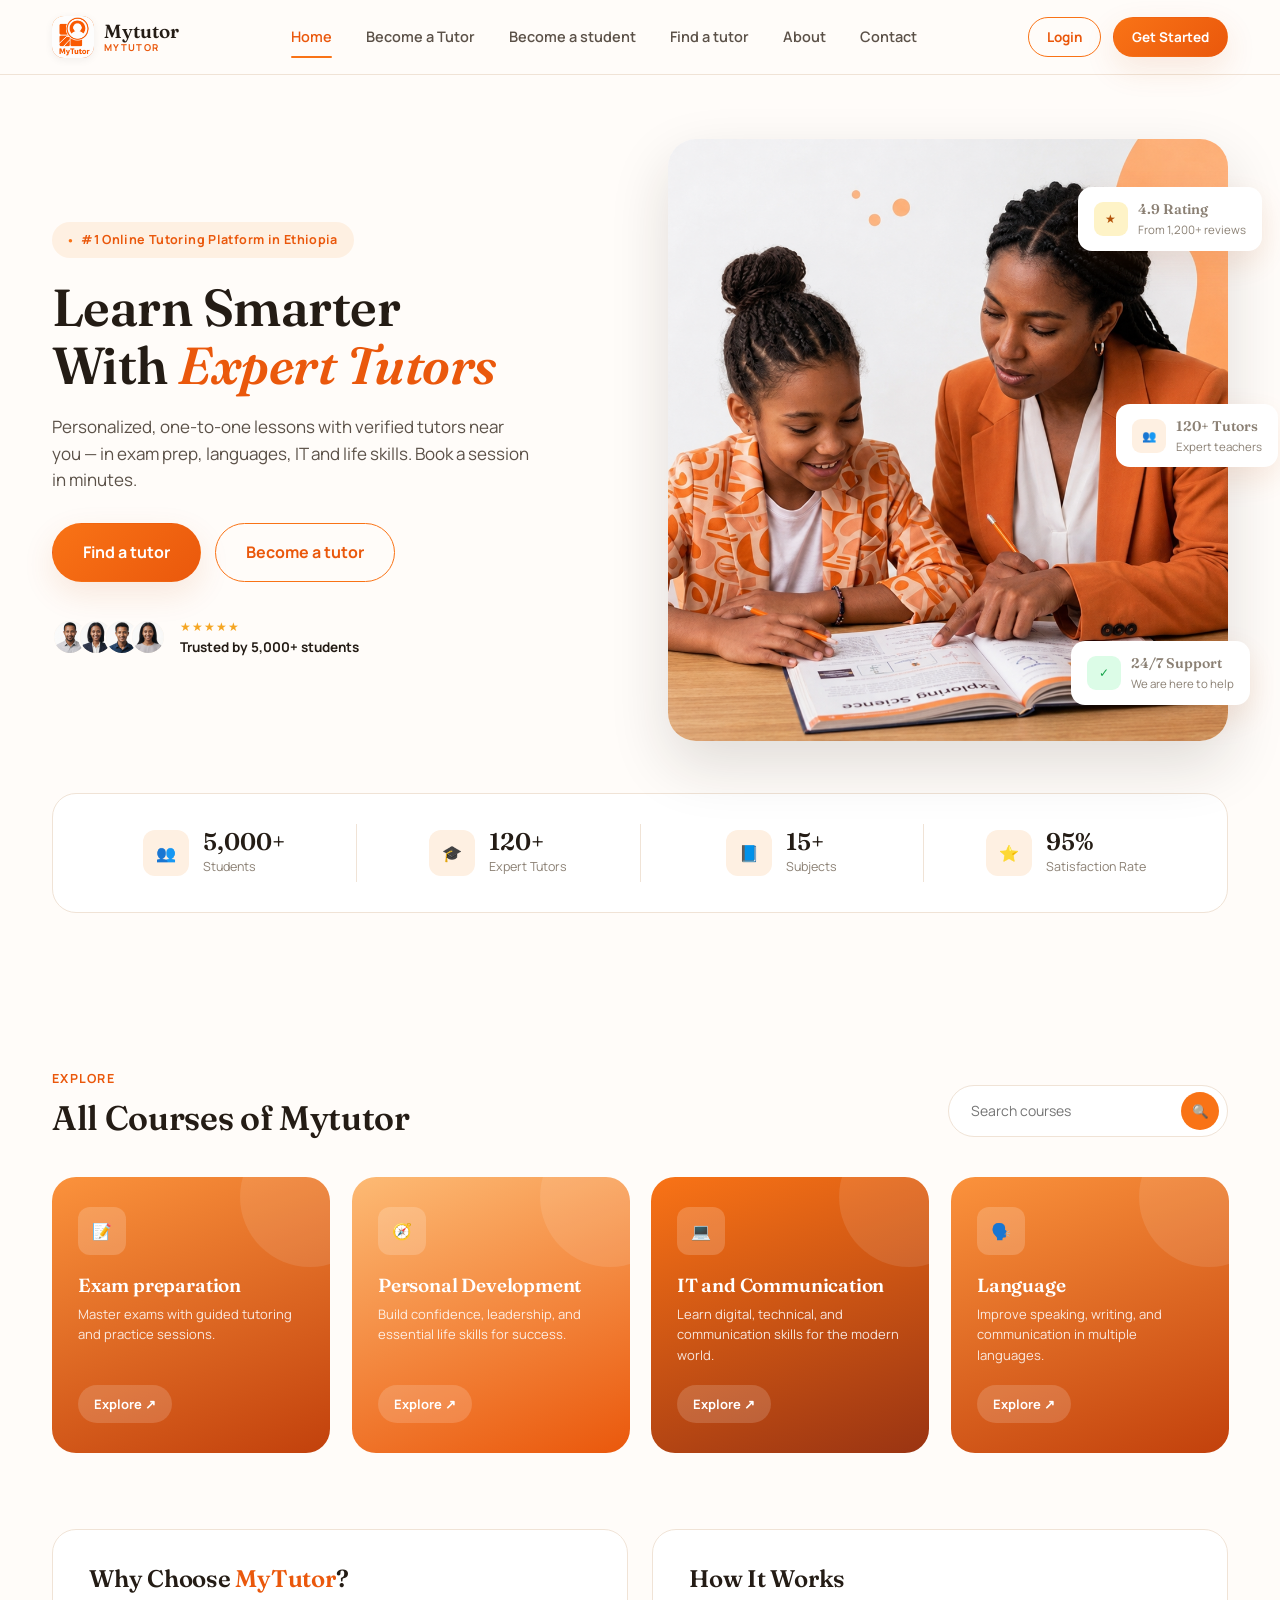
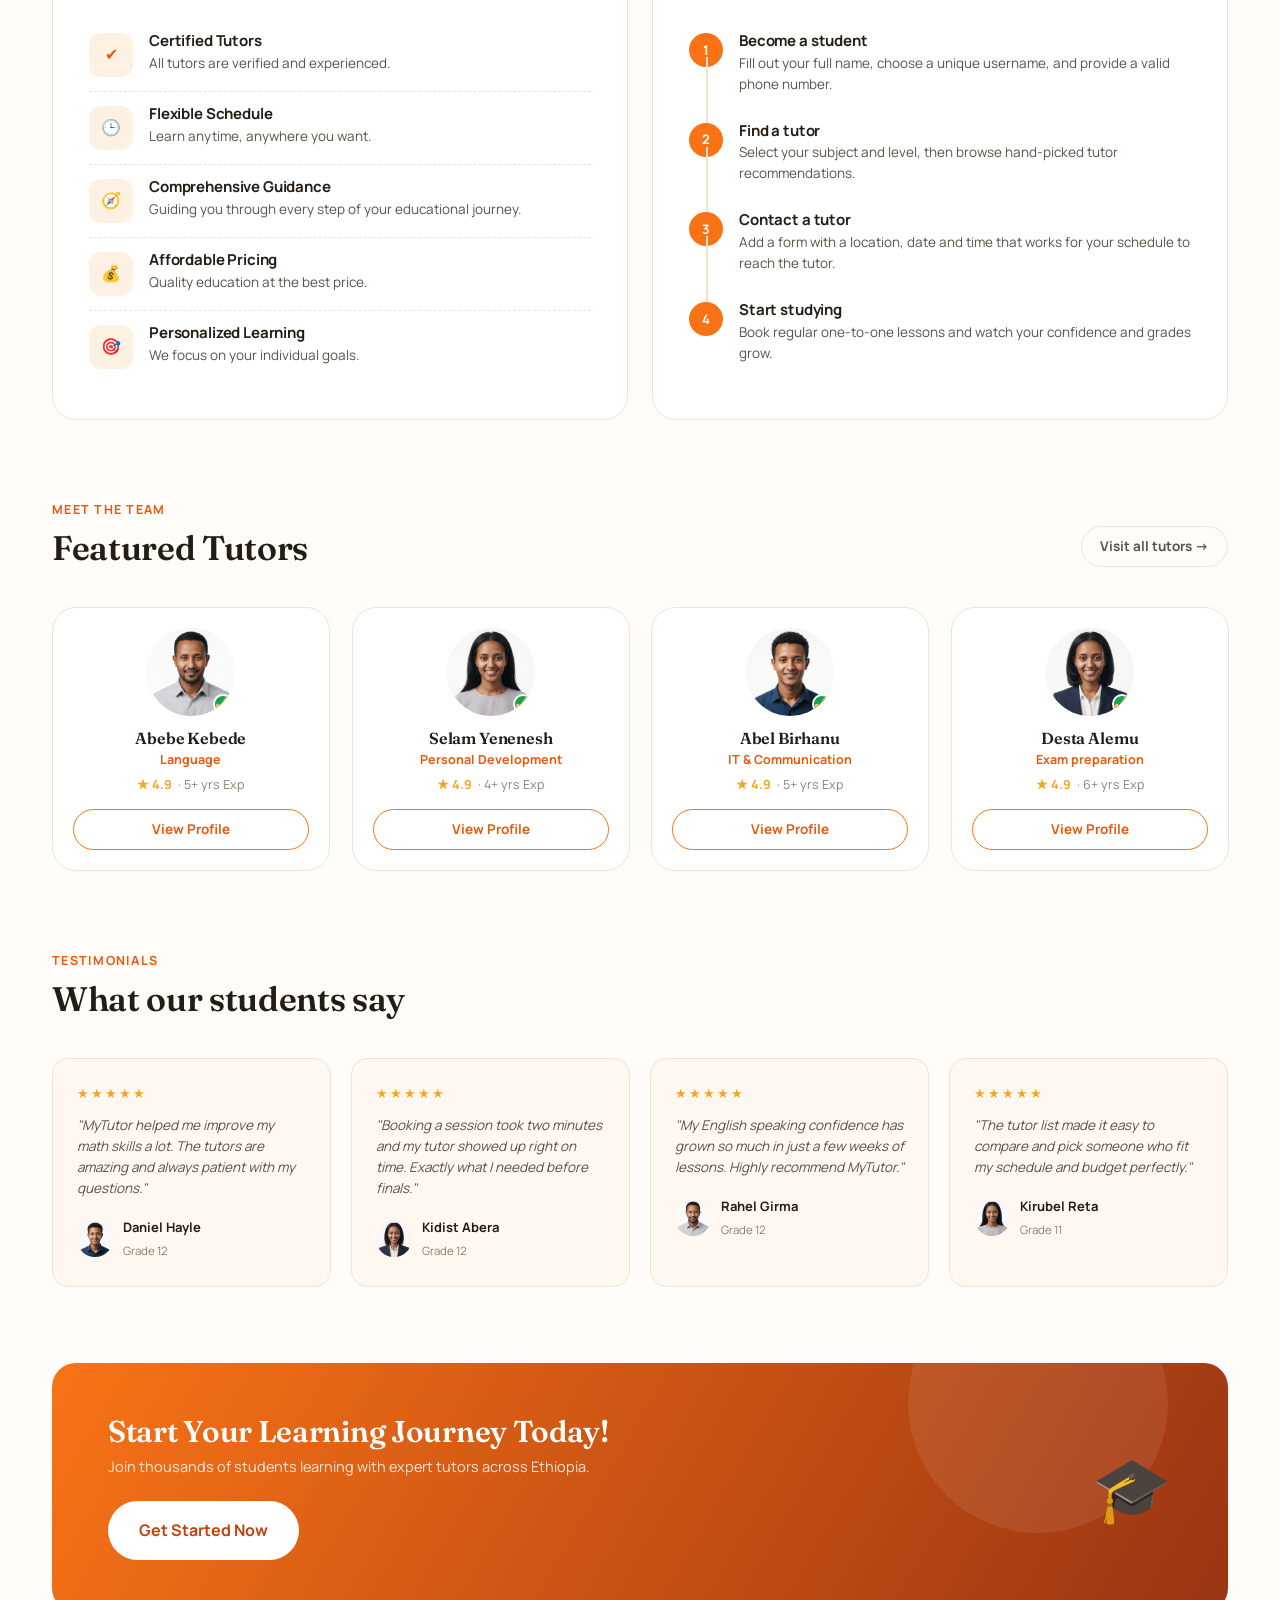
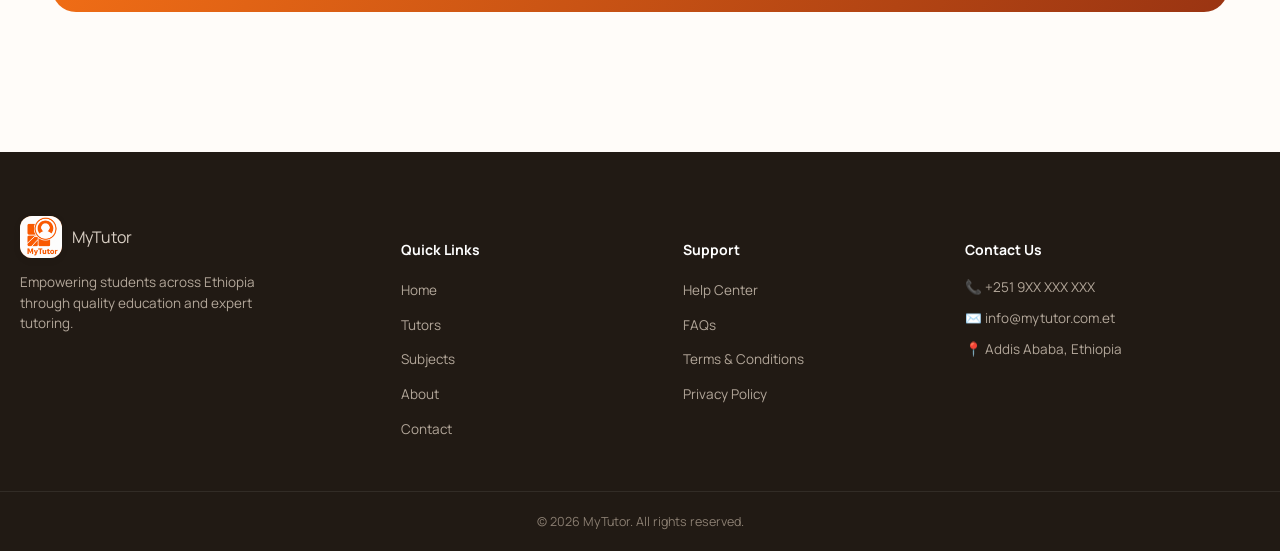
<file: index.html>
<!DOCTYPE html>
<html lang="en">
<head>
<meta charset="UTF-8">
<meta name="viewport" content="width=device-width, initial-scale=1.0">
<title>MyTutor — Learn Smarter With Expert Tutors</title>
<meta name="description" content="Ethiopia's online tutoring platform. Find verified, expert tutors in exam prep, languages, IT and personal development, or become a tutor yourself.">
<link rel="preconnect" href="https://fonts.googleapis.com">
<link href="https://fonts.googleapis.com/css2?family=Fraunces:opsz,wght@9..144,500;9..144,600;9..144,700&family=Manrope:wght@400;500;600;700;800&display=swap" rel="stylesheet">
<link rel="stylesheet" href="css/style.css">
</head>
<body>

<header class="site-header">
  <div class="nav-row">
    <a href="index.html" class="brand">
      <span class="brand-mark">
        <svg width="22" height="22" viewBox="0 0 24 24" fill="none"><path d="M12 3 2 8l10 5 10-5-10-5Z" stroke="currentColor" stroke-width="1.8" stroke-linejoin="round"/>
          <path d="M6 11v5c0 1.5 2.7 3 6 3s6-1.5 6-3v-5" stroke="currentColor" stroke-width="1.8" stroke-linejoin="round"/></svg>
          <img src="logo.png" alt="" class="brand-logo-img" loading="lazy" onload="this.classList.add(&#39;loaded&#39;)" onerror="this.remove()">
      </span>
      <span class="brand-text"><span class="b1">Mytutor</span><span class="b2">MYTUTOR</span></span>
    </a>
    <nav class="nav-links" id="navLinks">
      <a href="index.html" class="active">Home</a>
      <a href="register.html?role=tutor">Become a Tutor</a>
      <a href="register.html?role=student">Become a student</a>
      <a href="find-tutor.html">Find a tutor</a>
      <a href="about.html">About</a>
      <a href="contact.html">Contact</a>
    </nav>
    <div class="nav-actions">
      <a href="login.html" class="btn btn-outline btn-sm">Login</a>
      <a href="register.html" class="btn btn-primary btn-sm">Get Started</a>
      <button class="nav-toggle" aria-label="Toggle menu" aria-expanded="false"><span></span></button>
    </div>
  </div>
</header>

<main>
  <!-- HERO -->
  <section class="hero">
    <div class="container hero-grid">
      <div>
        <span class="eyebrow">#1 Online Tutoring Platform in Ethiopia</span>
        <h1>Learn Smarter<br>With <span class="accent">Expert Tutors</span></h1>
        <p class="lede">Personalized, one-to-one lessons with verified tutors near you — in exam prep, languages, IT and life skills. Book a session in minutes.</p>
        <div class="hero-cta">
          <a href="find-tutor.html" class="btn btn-primary btn-lg">Find a tutor</a>
          <a href="register.html?role=tutor" class="btn btn-outline btn-lg">Become a tutor</a>
        </div>
        <div class="hero-proof">
          <div class="avatar-stack">
            <div class="mini-avatar avatar-ph">
              <svg class="avatar-ph-icon" viewBox="0 0 24 24" fill="none" aria-hidden="true"><circle cx="12" cy="8" r="4" stroke="currentColor" stroke-width="1.8"/>
                <path d="M4 20c0-3.5 3.5-6 8-6s8 2.5 8 6" stroke="currentColor" stroke-width="1.8" stroke-linecap="round"/></svg>
              <img src="daniel-hosana.jpg" alt="Daniel Hosana" class="avatar-photo" loading="lazy" onload="this.classList.add('loaded')" onerror="this.remove()">
            </div>
            <div class="mini-avatar avatar-ph">
              <svg class="avatar-ph-icon" viewBox="0 0 24 24" fill="none" aria-hidden="true"><circle cx="12" cy="8" r="4" stroke="currentColor" stroke-width="1.8"/>
                <path d="M4 20c0-3.5 3.5-6 8-6s8 2.5 8 6" stroke="currentColor" stroke-width="1.8" stroke-linecap="round"/></svg>
              <img src="eden-asefa.jpg" alt="Eden Asefa" class="avatar-photo" loading="lazy" onload="this.classList.add('loaded')" onerror="this.remove()">
            </div>
            <div class="mini-avatar avatar-ph">
              <svg class="avatar-ph-icon" viewBox="0 0 24 24" fill="none" aria-hidden="true"><circle cx="12" cy="8" r="4" stroke="currentColor" stroke-width="1.8"/>
                <path d="M4 20c0-3.5 3.5-6 8-6s8 2.5 8 6" stroke="currentColor" stroke-width="1.8" stroke-linecap="round"/></svg>
              <img src="abel-birhanu.jpg" alt="Abel Birhanu" class="avatar-photo" loading="lazy" onload="this.classList.add('loaded')" onerror="this.remove()">
            </div>
            <div class="mini-avatar avatar-ph">
              <svg class="avatar-ph-icon" viewBox="0 0 24 24" fill="none" aria-hidden="true"><circle cx="12" cy="8" r="4" stroke="currentColor" stroke-width="1.8"/>
                <path d="M4 20c0-3.5 3.5-6 8-6s8 2.5 8 6" stroke="currentColor" stroke-width="1.8" stroke-linecap="round"/></svg>
              <img src="selam-yenenesh.jpg" alt="Selam Yenenesh" class="avatar-photo" loading="lazy" onload="this.classList.add('loaded')" onerror="this.remove()">
            </div>
          </div>
          <div class="hero-proof-text">
            <span class="stars">★★★★★</span>
            <strong>Trusted by 5,000+ students</strong>
          </div>
        </div>
      </div>

      <div class="hero-art">
        <div class="hero-art-frame">
          <!-- Hero image — replace assets/hero-image.jpg with your own photo or illustration any time. -->
          <img src="ChatGPT Image Aug 23, 2026, 07_40_29 PM.png" alt="A tutor helping a student study together at a desk">
        </div>
        <div class="fc-wrap">
          <div class="floating-card fc-1">
            <span class="fc-icon" style="background:#FEF3C7;color:#B45309;">★</span>
            <span><strong>4.9 Rating</strong><span>From 1,200+ reviews</span></span>
          </div>
          <div class="floating-card fc-2">
            <span class="fc-icon" style="background:var(--peach-100);color:var(--orange-600);">👥</span>
            <span><strong>120+ Tutors</strong><span>Expert teachers</span></span>
          </div>
          <div class="floating-card fc-3">
            <span class="fc-icon" style="background:#DCFCE7;color:#16A34A;">✓</span>
            <span><strong>24/7 Support</strong><span>We are here to help</span></span>
          </div>
        </div>
      </div>
    </div>
  </section>

  <!-- STATS -->
  <div class="container">
    <div class="stats-strip">
      <div class="stat-item">
        <span class="stat-icon">👥</span>
        <div><div class="stat-num">5,000+</div><div class="stat-label">Students</div></div>
      </div>
      <div class="stat-item">
        <span class="stat-icon">🎓</span>
        <div><div class="stat-num">120+</div><div class="stat-label">Expert Tutors</div></div>
      </div>
      <div class="stat-item">
        <span class="stat-icon">📘</span>
        <div><div class="stat-num">15+</div><div class="stat-label">Subjects</div></div>
      </div>
      <div class="stat-item">
        <span class="stat-icon">⭐</span>
        <div><div class="stat-num">95%</div><div class="stat-label">Satisfaction Rate</div></div>
      </div>
    </div>
  </div>

  <!-- COURSES -->
  <section class="section" id="courses">
    <div class="container">
      <div class="section-head">
        <div>
          <span class="section-tag">Explore</span>
          <h2>All Courses of Mytutor</h2>
        </div>
        <form class="search-box" role="search" onsubmit="return false;">
          <input type="search" placeholder="Search courses">
          <button type="submit" aria-label="Search">🔍</button>
        </form>
      </div>

      <div class="course-grid">
        <div class="course-card">
          <div><span class="c-icon">📝</span><h3>Exam preparation</h3><p>Master exams with guided tutoring and practice sessions.</p></div>
          <a href="find-tutor.html?subject=Exam+preparation" class="c-explore">Explore ↗</a>
        </div>
        <div class="course-card">
          <div><span class="c-icon">🧭</span><h3>Personal Development</h3><p>Build confidence, leadership, and essential life skills for success.</p></div>
          <a href="find-tutor.html?subject=Personal+Development" class="c-explore">Explore ↗</a>
        </div>
        <div class="course-card">
          <div><span class="c-icon">💻</span><h3>IT and Communication</h3><p>Learn digital, technical, and communication skills for the modern world.</p></div>
          <a href="find-tutor.html?subject=IT" class="c-explore">Explore ↗</a>
        </div>
        <div class="course-card">
          <div><span class="c-icon">🗣️</span><h3>Language</h3><p>Improve speaking, writing, and communication in multiple languages.</p></div>
          <a href="find-tutor.html?subject=Language" class="c-explore">Explore ↗</a>
        </div>
      </div>
    </div>
  </section>

  <!-- WHY CHOOSE / HOW IT WORKS -->
  <section class="section" style="padding-top:0;">
    <div class="container split-panels">
      <div class="panel">
        <h3>Why Choose <span class="accent" style="font-style:normal;color:var(--orange-600);">MyTutor</span>?</h3>
        <div class="feature-row">
          <span class="feature-ico">✔</span>
          <div><h4>Certified Tutors</h4><p>All tutors are verified and experienced.</p></div>
        </div>
        <div class="feature-row">
          <span class="feature-ico">🕒</span>
          <div><h4>Flexible Schedule</h4><p>Learn anytime, anywhere you want.</p></div>
        </div>
        <div class="feature-row">
          <span class="feature-ico">🧭</span>
          <div><h4>Comprehensive Guidance</h4><p>Guiding you through every step of your educational journey.</p></div>
        </div>
        <div class="feature-row">
          <span class="feature-ico">💰</span>
          <div><h4>Affordable Pricing</h4><p>Quality education at the best price.</p></div>
        </div>
        <div class="feature-row">
          <span class="feature-ico">🎯</span>
          <div><h4>Personalized Learning</h4><p>We focus on your individual goals.</p></div>
        </div>
      </div>

      <div class="panel">
        <h3>How It Works</h3>
        <div class="step-row is-orange">
          <div><span class="step-num">1</span><div class="step-line"></div></div>
          <div><h4>Become a student</h4><p>Fill out your full name, choose a unique username, and provide a valid phone number.</p></div>
        </div>
        <div class="step-row is-orange">
          <div><span class="step-num">2</span><div class="step-line"></div></div>
          <div><h4>Find a tutor</h4><p>Select your subject and level, then browse hand-picked tutor recommendations.</p></div>
        </div>
        <div class="step-row is-orange">
          <div><span class="step-num">3</span><div class="step-line"></div></div>
          <div><h4>Contact a tutor</h4><p>Add a form with a location, date and time that works for your schedule to reach the tutor.</p></div>
        </div>
        <div class="step-row is-orange">
          <div><span class="step-num">4</span></div>
          <div><h4>Start studying</h4><p>Book regular one-to-one lessons and watch your confidence and grades grow.</p></div>
        </div>
      </div>
    </div>
  </section>

  <!-- FEATURED TUTORS -->
  <section class="section" style="padding-top:0;">
    <div class="container">
      <div class="section-head">
        <div><span class="section-tag">Meet the team</span><h2>Featured Tutors</h2></div>
        <a href="find-tutor.html" class="btn btn-ghost btn-sm">Visit all tutors →</a>
      </div>
      <div class="tutor-grid">
        <div class="tutor-card">
          <div class="tutor-avatar avatar-ph">
            <svg class="avatar-ph-icon" viewBox="0 0 24 24" fill="none" aria-hidden="true"><circle cx="12" cy="8" r="4" stroke="currentColor" stroke-width="1.8"/>
              <path d="M4 20c0-3.5 3.5-6 8-6s8 2.5 8 6" stroke="currentColor" stroke-width="1.8" stroke-linecap="round"/></svg>
            <img src="daniel-hosana.jpg" alt="Abebe Kebede" class="avatar-photo" loading="lazy" onload="this.classList.add('loaded')" onerror="this.remove()">
            <span class="verified-dot">✓</span>
          </div>
          <h4>Abebe Kebede</h4>
          <div class="tutor-subject">Language</div>
          <div class="tutor-meta"><span class="rating-badge">★ 4.9</span><span>· 5+ yrs Exp</span></div>
          <a href="tutor-profile.html?id=abebe-kebede" class="btn btn-outline btn-sm" style="width:100%;margin-top:14px;">View Profile</a>
        </div>
        <div class="tutor-card">
          <div class="tutor-avatar avatar-ph">
            <svg class="avatar-ph-icon" viewBox="0 0 24 24" fill="none" aria-hidden="true"><circle cx="12" cy="8" r="4" stroke="currentColor" stroke-width="1.8"/>
              <path d="M4 20c0-3.5 3.5-6 8-6s8 2.5 8 6" stroke="currentColor" stroke-width="1.8" stroke-linecap="round"/></svg>
            <img src="selam-yenenesh.jpg" alt="Selam Yenenesh" class="avatar-photo" loading="lazy" onload="this.classList.add('loaded')" onerror="this.remove()">
            <span class="verified-dot">✓</span>
          </div>
          <h4>Selam Yenenesh</h4>
          <div class="tutor-subject">Personal Development</div>
          <div class="tutor-meta"><span class="rating-badge">★ 4.9</span><span>· 4+ yrs Exp</span></div>
          <a href="tutor-profile.html?id=selam-yenenesh" class="btn btn-outline btn-sm" style="width:100%;margin-top:14px;">View Profile</a>
        </div>
        <div class="tutor-card">
          <div class="tutor-avatar avatar-ph">
            <svg class="avatar-ph-icon" viewBox="0 0 24 24" fill="none" aria-hidden="true"><circle cx="12" cy="8" r="4" stroke="currentColor" stroke-width="1.8"/>
              <path d="M4 20c0-3.5 3.5-6 8-6s8 2.5 8 6" stroke="currentColor" stroke-width="1.8" stroke-linecap="round"/></svg>
            <img src="abel-birhanu.jpg" alt="Abel Birhanu" class="avatar-photo" loading="lazy" onload="this.classList.add('loaded')" onerror="this.remove()">
            <span class="verified-dot">✓</span>
          </div>
          <h4>Abel Birhanu</h4>
          <div class="tutor-subject">IT &amp; Communication</div>
          <div class="tutor-meta"><span class="rating-badge">★ 4.9</span><span>· 5+ yrs Exp</span></div>
          <a href="tutor-profile.html?id=abel-birhanu" class="btn btn-outline btn-sm" style="width:100%;margin-top:14px;">View Profile</a>
        </div>
        <div class="tutor-card">
          <div class="tutor-avatar avatar-ph">
            <svg class="avatar-ph-icon" viewBox="0 0 24 24" fill="none" aria-hidden="true"><circle cx="12" cy="8" r="4" stroke="currentColor" stroke-width="1.8"/>
              <path d="M4 20c0-3.5 3.5-6 8-6s8 2.5 8 6" stroke="currentColor" stroke-width="1.8" stroke-linecap="round"/></svg>
            <img src="eden-asefa.jpg" alt="Desta Alemu" class="avatar-photo" loading="lazy" onload="this.classList.add('loaded')" onerror="this.remove()">
            <span class="verified-dot">✓</span>
          </div>
          <h4>Desta Alemu</h4>
          <div class="tutor-subject">Exam preparation</div>
          <div class="tutor-meta"><span class="rating-badge">★ 4.9</span><span>· 6+ yrs Exp</span></div>
          <a href="tutor-profile.html?id=desta-alemu" class="btn btn-outline btn-sm" style="width:100%;margin-top:14px;">View Profile</a>
        </div>
      </div>
    </div>
  </section>

  <!-- TESTIMONIALS -->
  <section class="section" style="padding-top:0;">
    <div class="container">
      <div class="section-head">
        <div><span class="section-tag">Testimonials</span><h2>What our students say</h2></div>
      </div>
      <div class="testi-grid">
        <div class="testi-card">
          <div class="stars">★★★★★</div>
          <p>"MyTutor helped me improve my math skills a lot. The tutors are amazing and always patient with my questions."</p>
          <div class="testi-person">
            <div class="testi-avatar avatar-ph">
              <svg class="avatar-ph-icon" viewBox="0 0 24 24" fill="none" aria-hidden="true"><circle cx="12" cy="8" r="4" stroke="currentColor" stroke-width="1.8"/>
                <path d="M4 20c0-3.5 3.5-6 8-6s8 2.5 8 6" stroke="currentColor" stroke-width="1.8" stroke-linecap="round"/></svg>
              <img src="abel-birhanu.jpg" alt="Daniel Hayle" class="avatar-photo" loading="lazy" onload="this.classList.add('loaded')" onerror="this.remove()">
            </div>
            <div><strong>Daniel Hayle</strong><span>Grade 12</span></div>
          </div>
        </div>
        <div class="testi-card">
          <div class="stars">★★★★★</div>
          <p>"Booking a session took two minutes and my tutor showed up right on time. Exactly what I needed before finals."</p>
          <div class="testi-person">
            <div class="testi-avatar avatar-ph">
              <svg class="avatar-ph-icon" viewBox="0 0 24 24" fill="none" aria-hidden="true"><circle cx="12" cy="8" r="4" stroke="currentColor" stroke-width="1.8"/>
                <path d="M4 20c0-3.5 3.5-6 8-6s8 2.5 8 6" stroke="currentColor" stroke-width="1.8" stroke-linecap="round"/></svg>
              <img src="eden-asefa.jpg" alt="Kidist Abera" class="avatar-photo" loading="lazy" onload="this.classList.add('loaded')" onerror="this.remove()">
            </div>
            <div><strong>Kidist Abera</strong><span>Grade 12</span></div>
          </div>
        </div>
        <div class="testi-card">
          <div class="stars">★★★★★</div>
          <p>"My English speaking confidence has grown so much in just a few weeks of lessons. Highly recommend MyTutor."</p>
          <div class="testi-person">
            <div class="testi-avatar avatar-ph">
              <svg class="avatar-ph-icon" viewBox="0 0 24 24" fill="none" aria-hidden="true"><circle cx="12" cy="8" r="4" stroke="currentColor" stroke-width="1.8"/>
                <path d="M4 20c0-3.5 3.5-6 8-6s8 2.5 8 6" stroke="currentColor" stroke-width="1.8" stroke-linecap="round"/></svg>
              <img src="daniel-hosana.jpg" alt="Rahel Girma" class="avatar-photo" loading="lazy" onload="this.classList.add('loaded')" onerror="this.remove()">
            </div>
            <div><strong>Rahel Girma</strong><span>Grade 12</span></div>
          </div>
        </div>
        <div class="testi-card">
          <div class="stars">★★★★★</div>
          <p>"The tutor list made it easy to compare and pick someone who fit my schedule and budget perfectly."</p>
          <div class="testi-person">
            <div class="testi-avatar avatar-ph">
              <svg class="avatar-ph-icon" viewBox="0 0 24 24" fill="none" aria-hidden="true"><circle cx="12" cy="8" r="4" stroke="currentColor" stroke-width="1.8"/>
                <path d="M4 20c0-3.5 3.5-6 8-6s8 2.5 8 6" stroke="currentColor" stroke-width="1.8" stroke-linecap="round"/></svg>
              <img src="selam-yenenesh.jpg" alt="Kirubel Reta" class="avatar-photo" loading="lazy" onload="this.classList.add('loaded')" onerror="this.remove()">
            </div>
            <div><strong>Kirubel Reta</strong><span>Grade 11</span></div>
          </div>
        </div>
      </div>
    </div>
  </section>

  <!-- CTA -->
  <section class="container" style="padding-bottom:80px;">
    <div class="cta-band">
      <div>
        <h2>Start Your Learning Journey Today!</h2>
        <p>Join thousands of students learning with expert tutors across Ethiopia.</p>
        <a href="register.html?role=student" class="btn btn-primary btn-lg">Get Started Now</a>
      </div>
      <div class="cta-icon">🎓</div>
    </div>
  </section>
</main>

<footer class="site-footer">
  <div class="container footer-top">
    <div class="footer-brand">
      <a href="index.html" class="brand">
        <span class="brand-mark"><svg width="22" height="22" viewBox="0 0 24 24" fill="none"><path d="M12 3 2 8l10 5 10-5-10-5Z" stroke="currentColor" stroke-width="1.8" stroke-linejoin="round"/>
          <path d="M6 11v5c0 1.5 2.7 3 6 3s6-1.5 6-3v-5" stroke="currentColor" stroke-width="1.8" stroke-linejoin="round"/></svg>
          <img src="logo.png" alt="" class="brand-logo-img" loading="lazy" onload="this.classList.add(&#39;loaded&#39;)" onerror="this.remove()"></span>
        <span class="brand-text b1">MyTutor</span>
      </a>
      <p>Empowering students across Ethiopia through quality education and expert tutoring.</p>
    </div>
    <div class="footer-col">
      <h5>Quick Links</h5>
      <ul>
        <li><a href="index.html">Home</a></li>
        <li><a href="find-tutor.html">Tutors</a></li>
        <li><a href="index.html#courses">Subjects</a></li>
        <li><a href="about.html">About</a></li>
        <li><a href="contact.html">Contact</a></li>
      </ul>
    </div>
    <div class="footer-col">
      <h5>Support</h5>
      <ul>
        <li><a href="contact.html">Help Center</a></li>
        <li><a href="contact.html">FAQs</a></li>
        <li><a href="#">Terms &amp; Conditions</a></li>
        <li><a href="#">Privacy Policy</a></li>
      </ul>
    </div>
    <div class="footer-col">
      <h5>Contact Us</h5>
      <div class="contact-line">📞 +251 9XX XXX XXX</div>
      <div class="contact-line">✉️ info@mytutor.com.et</div>
      <div class="contact-line">📍 Addis Ababa, Ethiopia</div>
    </div>
  </div>
  <div class="footer-bottom">© 2026 MyTutor. All rights reserved.</div>
</footer>

<script src="js/main.js"></script>
</body>
</html>
</file>
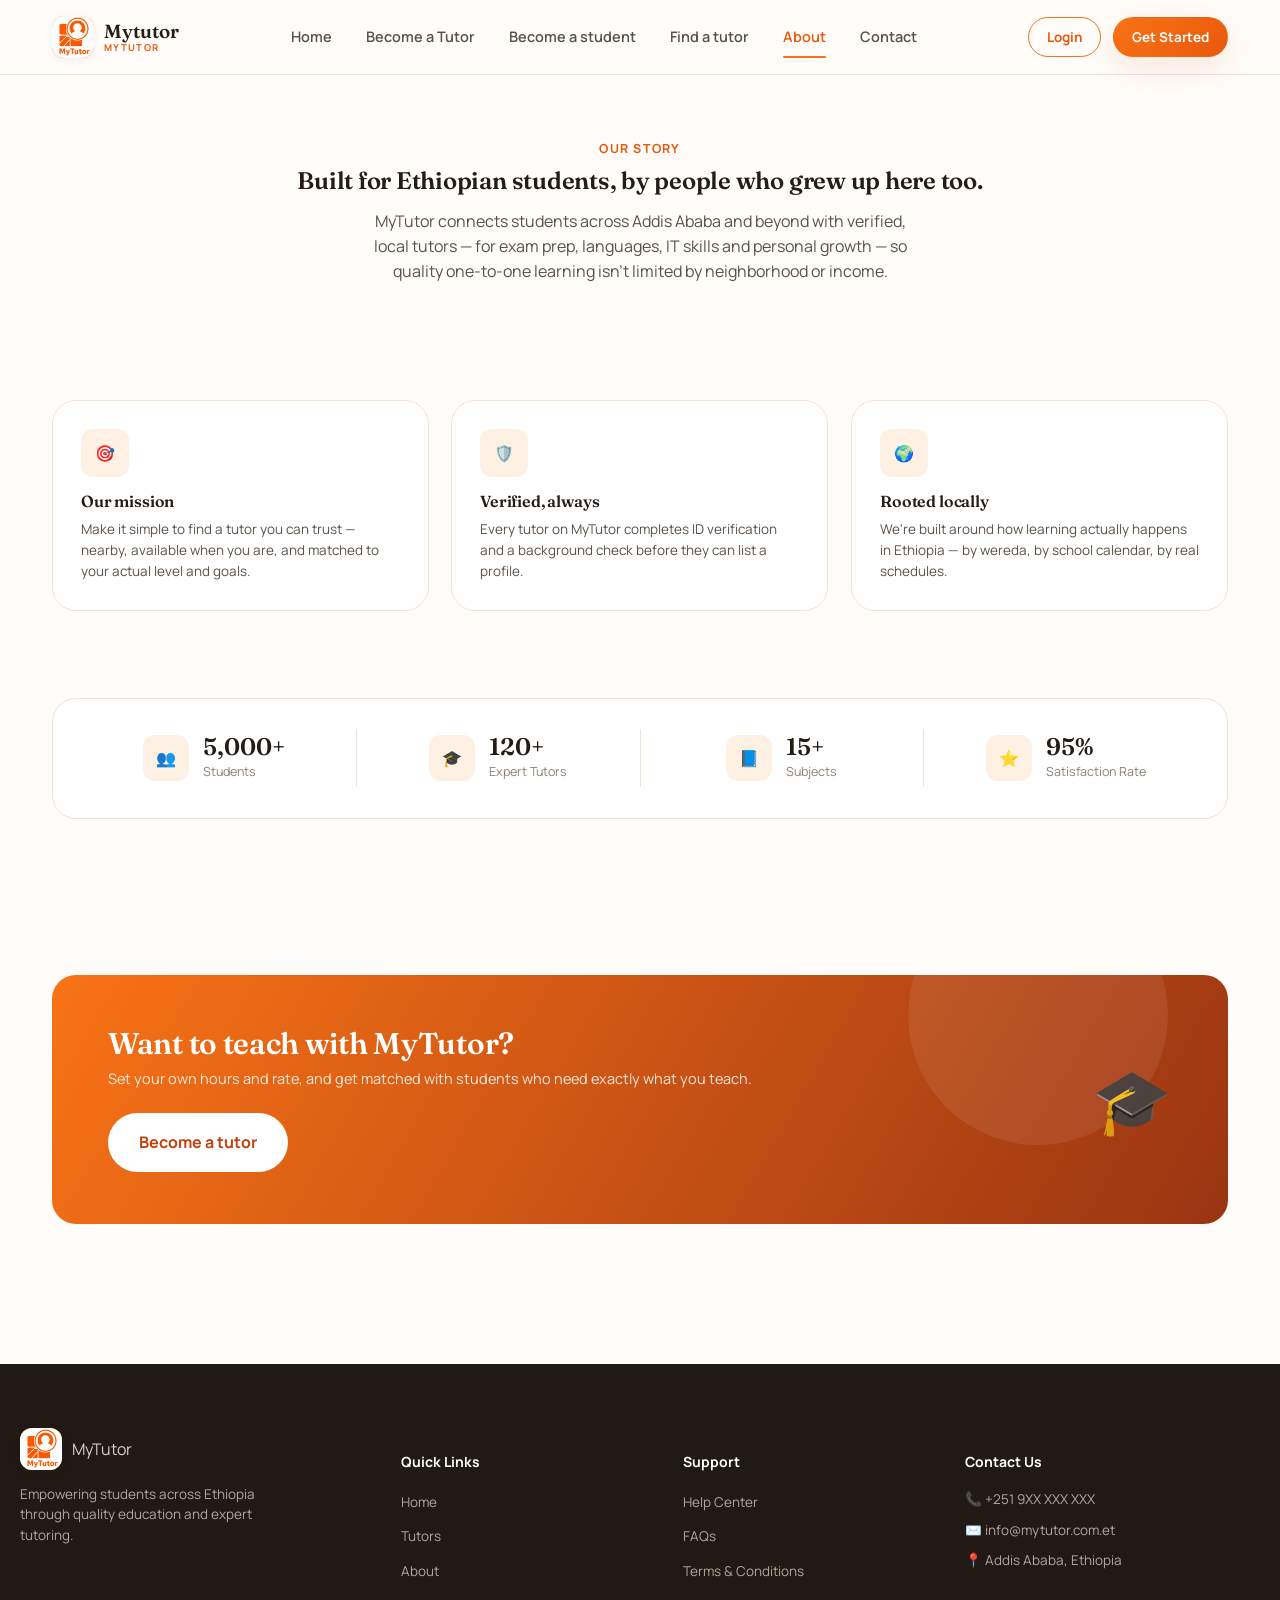
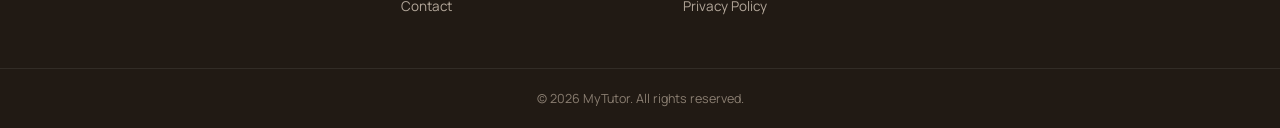
<file: about.html>
<!DOCTYPE html>
<html lang="en">
<head>
<meta charset="UTF-8">
<meta name="viewport" content="width=device-width, initial-scale=1.0">
<title>About — MyTutor</title>
<link rel="preconnect" href="https://fonts.googleapis.com">
<link href="https://fonts.googleapis.com/css2?family=Fraunces:opsz,wght@9..144,500;9..144,600;9..144,700&family=Manrope:wght@400;500;600;700;800&display=swap" rel="stylesheet">
<link rel="stylesheet" href="css/style.css">
</head>
<body>

<header class="site-header">
  <div class="nav-row">
    <a href="index.html" class="brand">
      <span class="brand-mark"><svg width="22" height="22" viewBox="0 0 24 24" fill="none">
        <path d="M12 3 2 8l10 5 10-5-10-5Z" stroke="currentColor" stroke-width="1.8" stroke-linejoin="round"/>
        <path d="M6 11v5c0 1.5 2.7 3 6 3s6-1.5 6-3v-5" stroke="currentColor" stroke-width="1.8" stroke-linejoin="round"/>
      </svg><img src="logo.png" alt="" class="brand-logo-img" loading="lazy" onload="this.classList.add(&#39;loaded&#39;)" onerror="this.remove()"></span>
      <span class="brand-text"><span class="b1">Mytutor</span><span class="b2">MYTUTOR</span></span>
    </a>
    <nav class="nav-links" id="navLinks">
      <a href="index.html">Home</a>
      <a href="register.html?role=tutor">Become a Tutor</a>
      <a href="register.html?role=student">Become a student</a>
      <a href="find-tutor.html">Find a tutor</a>
      <a href="about.html" class="active">About</a>
      <a href="contact.html">Contact</a>
    </nav>
    <div class="nav-actions">
      <a href="login.html" class="btn btn-outline btn-sm">Login</a>
      <a href="register.html" class="btn btn-primary btn-sm">Get Started</a>
      <button class="nav-toggle" aria-label="Toggle menu" aria-expanded="false"><span></span></button>
    </div>
  </div>
</header>

<main>
  <section class="content-hero container">
    <span class="section-tag">Our story</span>
    <h1>Built for Ethiopian students, by people who grew up here too.</h1>
    <p>MyTutor connects students across Addis Ababa and beyond with verified, local tutors — for exam prep, languages, IT skills and personal growth — so quality one-to-one learning isn't limited by neighborhood or income.</p>
  </section>

  <section class="section">
    <div class="container">
      <div class="value-grid">
        <div class="value-card">
          <span class="v-ico">🎯</span>
          <h4>Our mission</h4>
          <p>Make it simple to find a tutor you can trust — nearby, available when you are, and matched to your actual level and goals.</p>
        </div>
        <div class="value-card">
          <span class="v-ico">🛡️</span>
          <h4>Verified, always</h4>
          <p>Every tutor on MyTutor completes ID verification and a background check before they can list a profile.</p>
        </div>
        <div class="value-card">
          <span class="v-ico">🌍</span>
          <h4>Rooted locally</h4>
          <p>We're built around how learning actually happens in Ethiopia — by wereda, by school calendar, by real schedules.</p>
        </div>
      </div>
    </div>
  </section>

  <section class="container" style="padding-bottom:80px;">
    <div class="stats-strip">
      <div class="stat-item"><span class="stat-icon">👥</span><div><div class="stat-num">5,000+</div><div class="stat-label">Students</div></div></div>
      <div class="stat-item"><span class="stat-icon">🎓</span><div><div class="stat-num">120+</div><div class="stat-label">Expert Tutors</div></div></div>
      <div class="stat-item"><span class="stat-icon">📘</span><div><div class="stat-num">15+</div><div class="stat-label">Subjects</div></div></div>
      <div class="stat-item"><span class="stat-icon">⭐</span><div><div class="stat-num">95%</div><div class="stat-label">Satisfaction Rate</div></div></div>
    </div>
  </section>

  <section class="container" style="padding-bottom:80px;">
    <div class="cta-band">
      <div>
        <h2>Want to teach with MyTutor?</h2>
        <p>Set your own hours and rate, and get matched with students who need exactly what you teach.</p>
        <a href="register.html?role=tutor" class="btn btn-primary btn-lg">Become a tutor</a>
      </div>
      <div class="cta-icon">🎓</div>
    </div>
  </section>
</main>

<footer class="site-footer">
  <div class="container footer-top">
    <div class="footer-brand">
      <a href="index.html" class="brand">
        <span class="brand-mark"><svg width="22" height="22" viewBox="0 0 24 24" fill="none">
          <path d="M12 3 2 8l10 5 10-5-10-5Z" stroke="currentColor" stroke-width="1.8" stroke-linejoin="round"/>
          <path d="M6 11v5c0 1.5 2.7 3 6 3s6-1.5 6-3v-5" stroke="currentColor" stroke-width="1.8" stroke-linejoin="round"/>
        </svg>
          <img src="logo.png" alt="" class="brand-logo-img" loading="lazy" onload="this.classList.add(&#39;loaded&#39;)" onerror="this.remove()"></span>
        <span class="brand-text b1">MyTutor</span>
      </a>
      <p>Empowering students across Ethiopia through quality education and expert tutoring.</p>
    </div>
    <div class="footer-col">
      <h5>Quick Links</h5>
      <ul>
        <li><a href="index.html">Home</a></li>
        <li><a href="find-tutor.html">Tutors</a></li>
        <li><a href="about.html">About</a></li>
        <li><a href="contact.html">Contact</a></li>
      </ul>
    </div>
    <div class="footer-col">
      <h5>Support</h5>
      <ul>
        <li><a href="contact.html">Help Center</a></li>
        <li><a href="contact.html">FAQs</a></li>
        <li><a href="#">Terms &amp; Conditions</a></li>
        <li><a href="#">Privacy Policy</a></li>
      </ul>
    </div>
    <div class="footer-col">
      <h5>Contact Us</h5>
      <div class="contact-line">📞 +251 9XX XXX XXX</div>
      <div class="contact-line">✉️ info@mytutor.com.et</div>
      <div class="contact-line">📍 Addis Ababa, Ethiopia</div>
    </div>
  </div>
  <div class="footer-bottom">© 2026 MyTutor. All rights reserved.</div>
</footer>

<script src="js/main.js"></script>
</body>
</html>
</file>
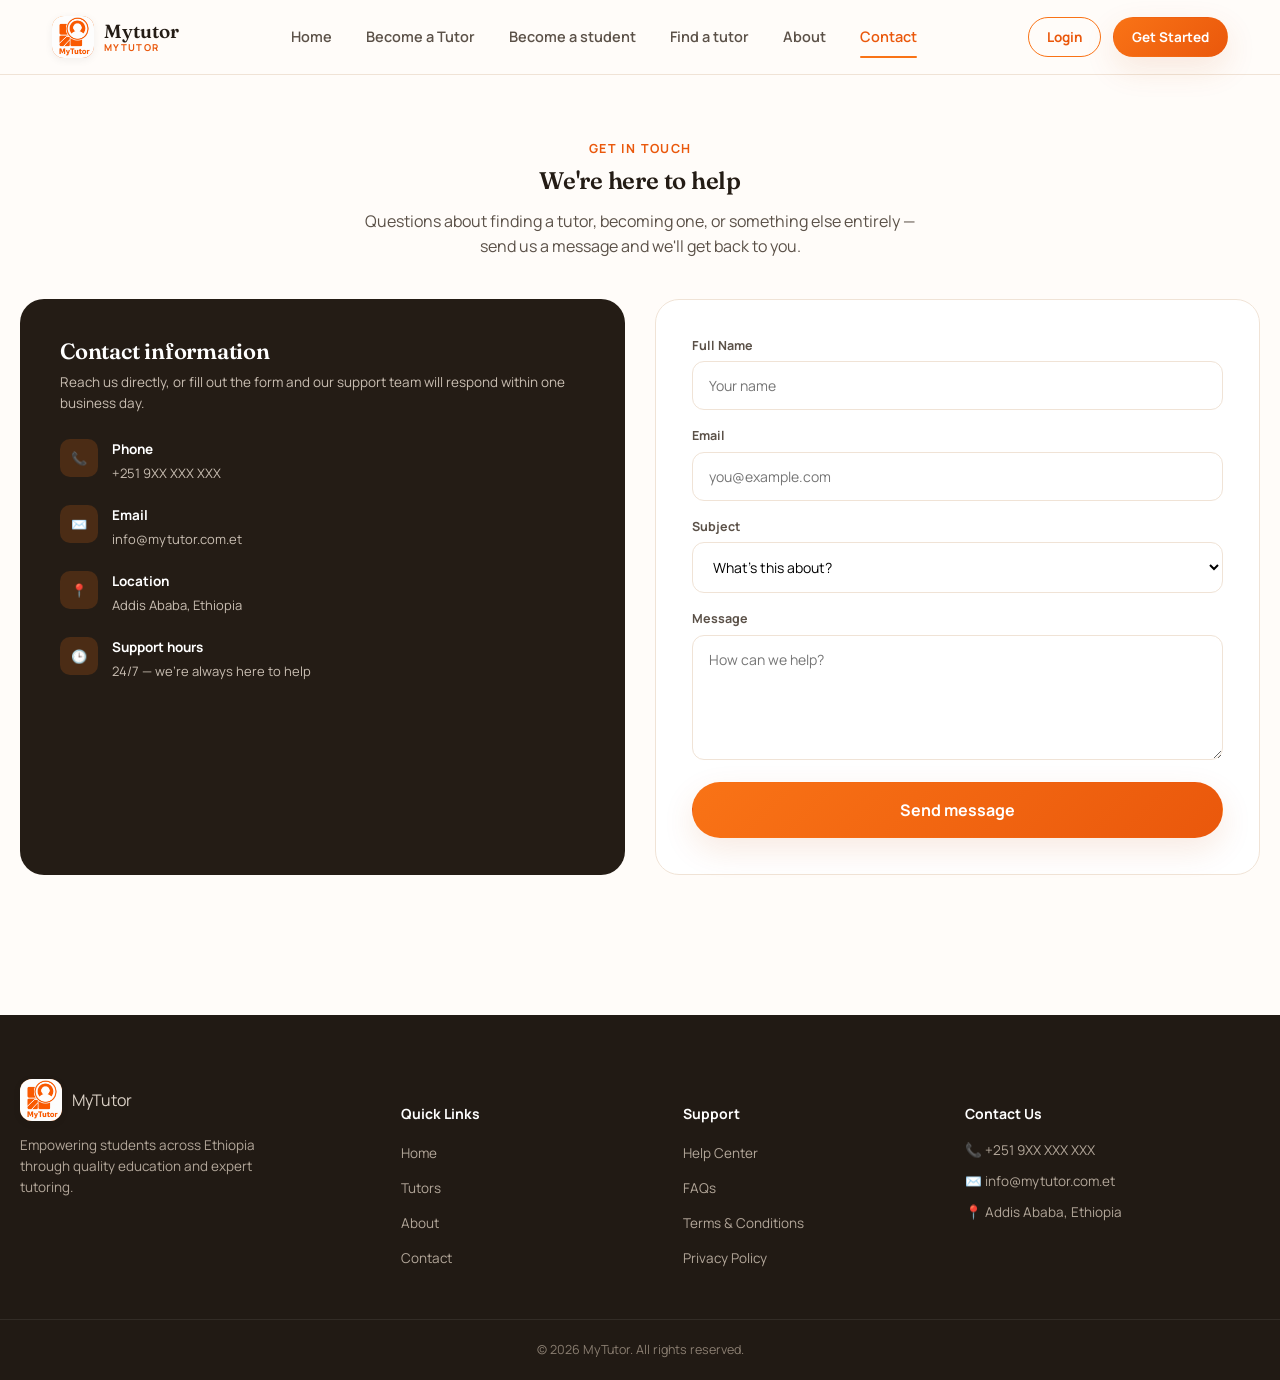
<file: contact.html>
<!DOCTYPE html>
<html lang="en">
<head>
<meta charset="UTF-8">
<meta name="viewport" content="width=device-width, initial-scale=1.0">
<title>Contact — MyTutor</title>
<link rel="preconnect" href="https://fonts.googleapis.com">
<link href="https://fonts.googleapis.com/css2?family=Fraunces:opsz,wght@9..144,500;9..144,600;9..144,700&family=Manrope:wght@400;500;600;700;800&display=swap" rel="stylesheet">
<link rel="stylesheet" href="css/style.css">
</head>
<body>

<header class="site-header">
  <div class="nav-row">
    <a href="index.html" class="brand">
      <span class="brand-mark"><svg width="22" height="22" viewBox="0 0 24 24" fill="none">
        <path d="M12 3 2 8l10 5 10-5-10-5Z" stroke="currentColor" stroke-width="1.8" stroke-linejoin="round"/>
        <path d="M6 11v5c0 1.5 2.7 3 6 3s6-1.5 6-3v-5" stroke="currentColor" stroke-width="1.8" stroke-linejoin="round"/>
      </svg><img src="logo.png" alt="" class="brand-logo-img" loading="lazy" onload="this.classList.add(&#39;loaded&#39;)" onerror="this.remove()"></span>
      <span class="brand-text"><span class="b1">Mytutor</span><span class="b2">MYTUTOR</span></span>
    </a>
    <nav class="nav-links" id="navLinks">
      <a href="index.html">Home</a>
      <a href="register.html?role=tutor">Become a Tutor</a>
      <a href="register.html?role=student">Become a student</a>
      <a href="find-tutor.html">Find a tutor</a>
      <a href="about.html">About</a>
      <a href="contact.html" class="active">Contact</a>
    </nav>
    <div class="nav-actions">
      <a href="login.html" class="btn btn-outline btn-sm">Login</a>
      <a href="register.html" class="btn btn-primary btn-sm">Get Started</a>
      <button class="nav-toggle" aria-label="Toggle menu" aria-expanded="false"><span></span></button>
    </div>
  </div>
</header>

<main>
  <section class="content-hero container">
    <span class="section-tag">Get in touch</span>
    <h1>We're here to help</h1>
    <p>Questions about finding a tutor, becoming one, or something else entirely — send us a message and we'll get back to you.</p>
  </section>

  <section class="container contact-layout">
    <div class="contact-info-card">
      <h3>Contact information</h3>
      <p>Reach us directly, or fill out the form and our support team will respond within one business day.</p>
      <div class="ci-row"><span class="ci-ico">📞</span><div><strong>Phone</strong><span>+251 9XX XXX XXX</span></div></div>
      <div class="ci-row"><span class="ci-ico">✉️</span><div><strong>Email</strong><span>info@mytutor.com.et</span></div></div>
      <div class="ci-row"><span class="ci-ico">📍</span><div><strong>Location</strong><span>Addis Ababa, Ethiopia</span></div></div>
      <div class="ci-row"><span class="ci-ico">🕒</span><div><strong>Support hours</strong><span>24/7 — we're always here to help</span></div></div>
    </div>

    <div class="contact-form-card">
      <form id="contactForm" novalidate>
        <div class="field">
          <label for="cName">Full Name</label>
          <input type="text" id="cName" placeholder="Your name" data-required>
          <div class="field-error">Please enter your name.</div>
        </div>
        <div class="field">
          <label for="cEmail">Email</label>
          <input type="email" id="cEmail" placeholder="you@example.com" data-required>
          <div class="field-error">A valid email is required.</div>
        </div>
        <div class="field">
          <label for="cSubject">Subject</label>
          <select id="cSubject" data-required>
            <option value="">What's this about?</option>
            <option>Finding a tutor</option>
            <option>Becoming a tutor</option>
            <option>Billing question</option>
            <option>Something else</option>
          </select>
          <div class="field-error">Please choose a subject.</div>
        </div>
        <div class="field">
          <label for="cMessage">Message</label>
          <textarea id="cMessage" rows="5" placeholder="How can we help?" data-required style="width:100%;padding:14px 16px;border-radius:12px;border:1.5px solid var(--line);font-size:14px;resize:vertical;"></textarea>
          <div class="field-error">Please enter a message.</div>
        </div>
        <button type="submit" class="btn btn-primary btn-block btn-lg">Send message</button>
      </form>
    </div>
  </section>
</main>

<footer class="site-footer">
  <div class="container footer-top">
    <div class="footer-brand">
      <a href="index.html" class="brand">
        <span class="brand-mark"><svg width="22" height="22" viewBox="0 0 24 24" fill="none">
          <path d="M12 3 2 8l10 5 10-5-10-5Z" stroke="currentColor" stroke-width="1.8" stroke-linejoin="round"/>
          <path d="M6 11v5c0 1.5 2.7 3 6 3s6-1.5 6-3v-5" stroke="currentColor" stroke-width="1.8" stroke-linejoin="round"/>
        </svg>
          <img src="logo.png" alt="" class="brand-logo-img" loading="lazy" onload="this.classList.add(&#39;loaded&#39;)" onerror="this.remove()"></span>
        <span class="brand-text b1">MyTutor</span>
      </a>
      <p>Empowering students across Ethiopia through quality education and expert tutoring.</p>
    </div>
    <div class="footer-col">
      <h5>Quick Links</h5>
      <ul>
        <li><a href="index.html">Home</a></li>
        <li><a href="find-tutor.html">Tutors</a></li>
        <li><a href="about.html">About</a></li>
        <li><a href="contact.html">Contact</a></li>
      </ul>
    </div>
    <div class="footer-col">
      <h5>Support</h5>
      <ul>
        <li><a href="contact.html">Help Center</a></li>
        <li><a href="contact.html">FAQs</a></li>
        <li><a href="#">Terms &amp; Conditions</a></li>
        <li><a href="#">Privacy Policy</a></li>
      </ul>
    </div>
    <div class="footer-col">
      <h5>Contact Us</h5>
      <div class="contact-line">📞 +251 9XX XXX XXX</div>
      <div class="contact-line">✉️ info@mytutor.com.et</div>
      <div class="contact-line">📍 Addis Ababa, Ethiopia</div>
    </div>
  </div>
  <div class="footer-bottom">© 2026 MyTutor. All rights reserved.</div>
</footer>

<script src="js/main.js"></script>
<script>
  const form = document.getElementById('contactForm');
  clearErrorsOnInput(form);
  form.addEventListener('submit', (e) => {
    e.preventDefault();
    if(!validateForm(form)) return;
    const submitBtn = form.querySelector('button[type=submit]');
    submitBtn.disabled = true;
    submitBtn.textContent = 'Sending…';
    setTimeout(() => {
      showToast('Message sent — this is a design preview, so no email actually went out.');
      form.reset();
      submitBtn.disabled = false;
      submitBtn.textContent = 'Send message';
    }, 900);
  });
</script>
</body>
</html>
</file>
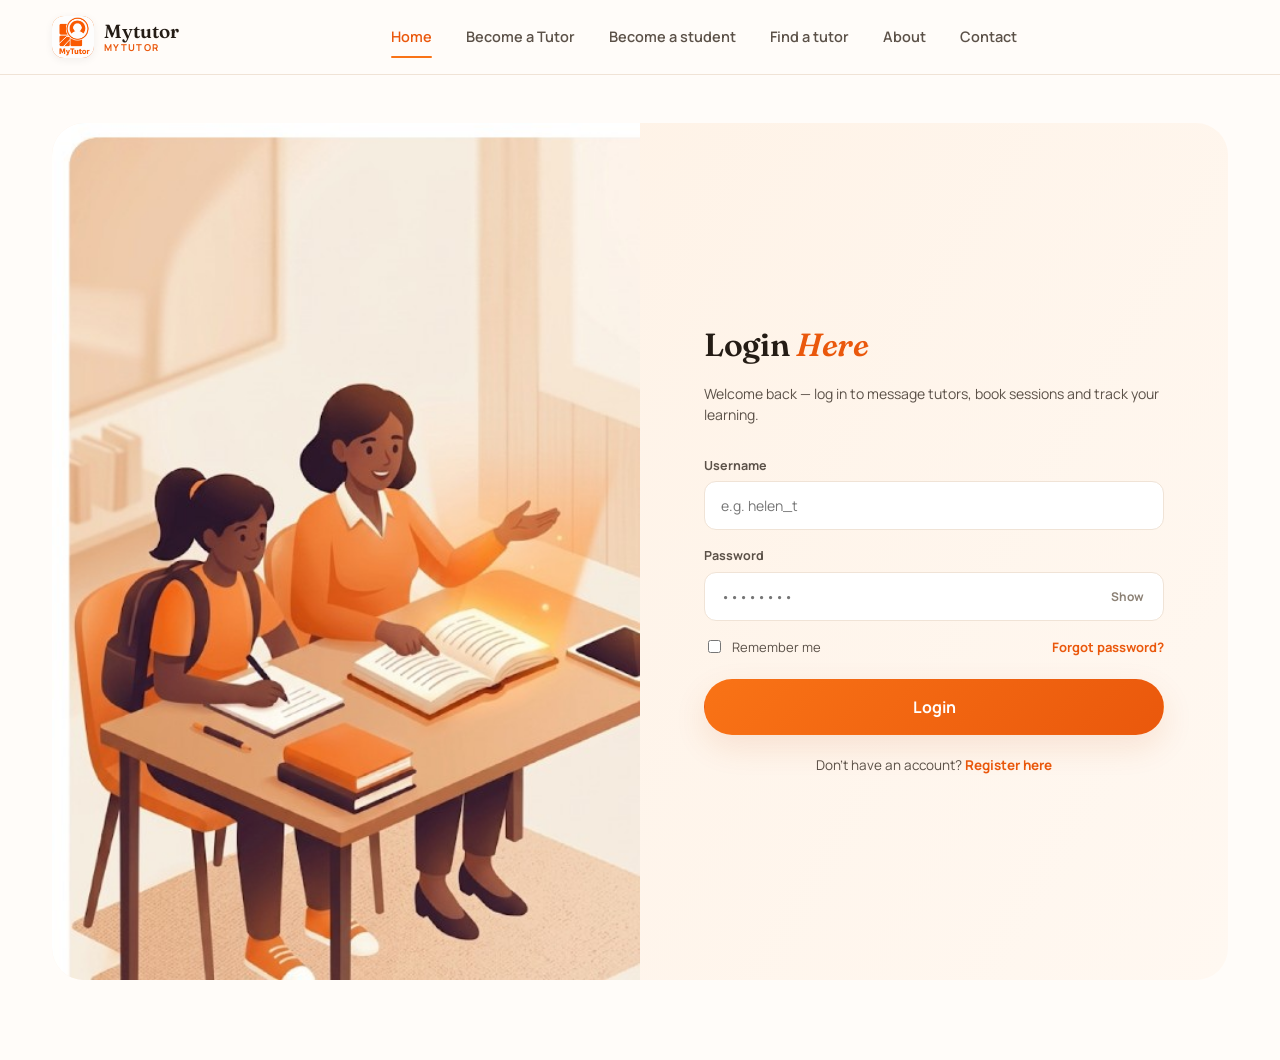
<file: login.html>
<!DOCTYPE html>
<html lang="en">
<head>
<meta charset="UTF-8">
<meta name="viewport" content="width=device-width, initial-scale=1.0">
<title>Login — MyTutor</title>
<link rel="preconnect" href="https://fonts.googleapis.com">
<link href="https://fonts.googleapis.com/css2?family=Fraunces:opsz,wght@9..144,500;9..144,600;9..144,700&family=Manrope:wght@400;500;600;700;800&display=swap" rel="stylesheet">
<link rel="stylesheet" href="css/style.css">
</head>
<body>

<header class="site-header">
  <div class="nav-row">
    <a href="index.html" class="brand">
      <span class="brand-mark"><svg width="22" height="22" viewBox="0 0 24 24" fill="none">
        <path d="M12 3 2 8l10 5 10-5-10-5Z" stroke="currentColor" stroke-width="1.8" stroke-linejoin="round"/>
        <path d="M6 11v5c0 1.5 2.7 3 6 3s6-1.5 6-3v-5" stroke="currentColor" stroke-width="1.8" stroke-linejoin="round"/>
      </svg><img src="logo.png" alt="" class="brand-logo-img" loading="lazy" onload="this.classList.add(&#39;loaded&#39;)" onerror="this.remove()"></span>
      <span class="brand-text"><span class="b1">Mytutor</span><span class="b2">MYTUTOR</span></span>
    </a>
    <nav class="nav-links" id="navLinks">
      <a href="index.html" class="active">Home</a>
      <a href="register.html?role=tutor">Become a Tutor</a>
      <a href="register.html?role=student">Become a student</a>
      <a href="find-tutor.html">Find a tutor</a>
      <a href="about.html">About</a>
      <a href="contact.html">Contact</a>
    </nav>
    <div class="nav-actions">
      <button class="nav-toggle" aria-label="Toggle menu" aria-expanded="false"><span></span></button>
    </div>
  </div>
</header>

<main class="auth-wrap">
  <div class="container">
    <div class="auth-shell">
      <div class="auth-art">
        <img src="auth-illustration.jpg" alt="A tutor helping a student read together at a desk">
      </div>
      <div class="auth-form-side">
        <h2>Login <span class="accent">Here</span></h2>
        <p class="auth-sub">Welcome back — log in to message tutors, book sessions and track your learning.</p>

        <form id="loginForm" novalidate>
          <div class="field">
            <label for="username">Username</label>
            <input type="text" id="username" name="username" placeholder="e.g. helen_t" data-required>
            <div class="field-error">Please enter your username.</div>
          </div>
          <div class="field">
            <label for="password">Password</label>
            <div class="password-field">
              <input type="password" id="password" name="password" placeholder="••••••••" data-required>
              <button type="button" class="password-toggle">Show</button>
            </div>
            <div class="field-error">Please enter your password.</div>
          </div>
          <div class="checkbox-row" style="justify-content:space-between;">
            <label style="display:flex;align-items:center;gap:8px;"><input type="checkbox" id="remember"> Remember me</label>
            <a href="#" style="color:var(--orange-600);font-weight:700;">Forgot password?</a>
          </div>
          <button type="submit" class="btn btn-primary btn-block btn-lg">Login</button>
        </form>

        <div class="auth-foot">Don't have an account? <a href="register.html">Register here</a></div>
      </div>
    </div>
  </div>
</main>

<script src="js/main.js"></script>
<script>
  const form = document.getElementById('loginForm');
  clearErrorsOnInput(form);
  form.addEventListener('submit', (e) => {
    e.preventDefault();
    if(!validateForm(form)) return;
    const submitBtn = form.querySelector('button[type=submit]');
    submitBtn.disabled = true;
    submitBtn.textContent = 'Logging in…';
    setTimeout(() => {
      showToast('This is a design preview — no live account exists yet.');
      submitBtn.disabled = false;
      submitBtn.textContent = 'Login';
    }, 900);
  });
</script>
</body>
</html>
</file>
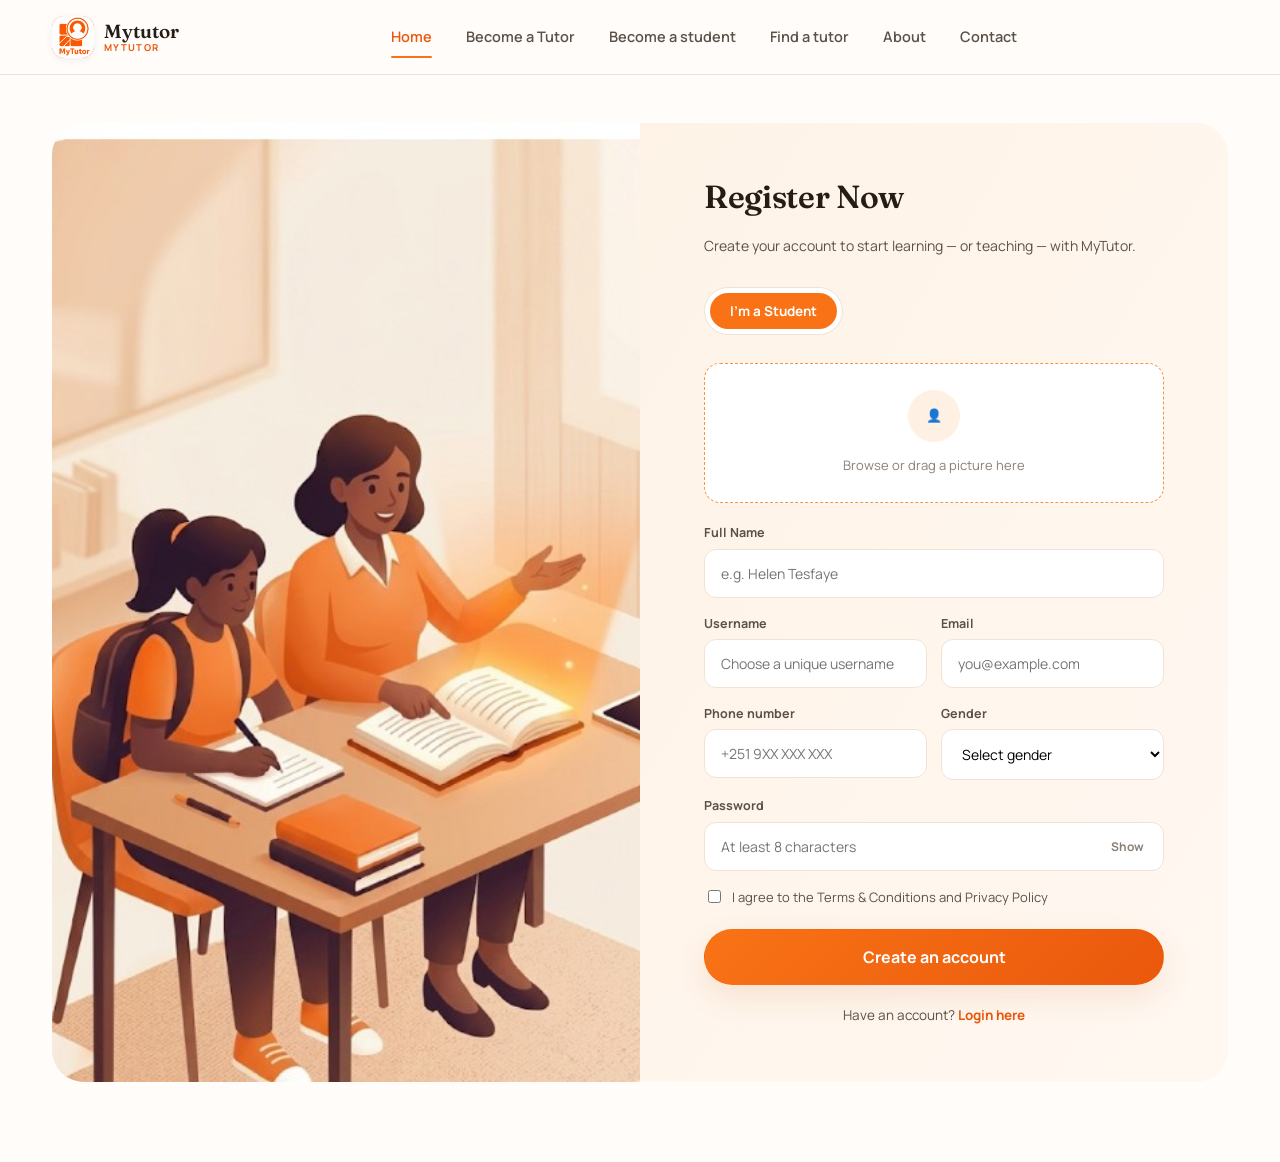
<file: register.html>
<!DOCTYPE html>
<html lang="en">
<head>
<meta charset="UTF-8">
<meta name="viewport" content="width=device-width, initial-scale=1.0">
<title>Register — MyTutor</title>
<link rel="preconnect" href="https://fonts.googleapis.com">
<link href="https://fonts.googleapis.com/css2?family=Fraunces:opsz,wght@9..144,500;9..144,600;9..144,700&family=Manrope:wght@400;500;600;700;800&display=swap" rel="stylesheet">
<link rel="stylesheet" href="css/style.css">
</head>
<body>

<header class="site-header">
  <div class="nav-row">
    <a href="index.html" class="brand">
      <span class="brand-mark"><svg width="22" height="22" viewBox="0 0 24 24" fill="none">
        <path d="M12 3 2 8l10 5 10-5-10-5Z" stroke="currentColor" stroke-width="1.8" stroke-linejoin="round"/>
        <path d="M6 11v5c0 1.5 2.7 3 6 3s6-1.5 6-3v-5" stroke="currentColor" stroke-width="1.8" stroke-linejoin="round"/>
      </svg><img src="logo.png" alt="" class="brand-logo-img" loading="lazy" onload="this.classList.add(&#39;loaded&#39;)" onerror="this.remove()"></span>
      <span class="brand-text"><span class="b1">Mytutor</span><span class="b2">MYTUTOR</span></span>
    </a>
    <nav class="nav-links" id="navLinks">
      <a href="index.html" class="active">Home</a>
      <a href="register.html?role=tutor">Become a Tutor</a>
      <a href="register.html?role=student">Become a student</a>
      <a href="find-tutor.html">Find a tutor</a>
      <a href="about.html">About</a>
      <a href="contact.html">Contact</a>
    </nav>
    <div class="nav-actions">
      <button class="nav-toggle" aria-label="Toggle menu" aria-expanded="false"><span></span></button>
    </div>
  </div>
</header>

<main class="auth-wrap">
  <div class="container">
    <div class="auth-shell">
      <div class="auth-art">
        <img src="auth-illustration.jpg" alt="A tutor helping a student read together at a desk">
      </div>
      <div class="auth-form-side">
        <h2 data-role-heading>Register <span class="accent">Now</span></h2>
        <p class="auth-sub">Create your account to start learning — or teaching — with MyTutor.</p>

        <div class="role-switch" role="tablist" aria-label="Register as">
          <button type="button" data-role="student" class="active" role="tab">I'm a Student</button>
          <button type="button" data-role="tutor" role="tab">I'm a Tutor</button>
        </div>

        <form id="registerForm" novalidate>
          <div class="upload-drop">
            <span class="u-icon">👤</span>
            <span>Browse or drag a picture here</span>
            <input type="file" accept="image/*">
          </div>

          <div class="field">
            <label for="fullName">Full Name</label>
            <input type="text" id="fullName" placeholder="e.g. Helen Tesfaye" data-required>
            <div class="field-error">Please enter your full name.</div>
          </div>

          <div class="field-row">
            <div class="field">
              <label for="regUsername">Username</label>
              <input type="text" id="regUsername" placeholder="Choose a unique username" data-required>
              <div class="field-error">Username is required.</div>
            </div>
            <div class="field">
              <label for="regEmail">Email</label>
              <input type="email" id="regEmail" placeholder="you@example.com" data-required>
              <div class="field-error">A valid email is required.</div>
            </div>
          </div>

          <div class="field-row">
            <div class="field">
              <label for="regPhone">Phone number</label>
              <input type="tel" id="regPhone" placeholder="+251 9XX XXX XXX" data-required>
              <div class="field-error">Phone number is required.</div>
            </div>
            <div class="field">
              <label for="regGender">Gender</label>
              <select id="regGender" data-required>
                <option value="">Select gender</option>
                <option>Female</option>
                <option>Male</option>
                <option>Prefer not to say</option>
              </select>
              <div class="field-error">Please select a gender.</div>
            </div>
          </div>

          <div class="field-row" data-role="tutor">
            <div class="field">
              <label for="regSubject">Preferred Subject</label>
              <select id="regSubject">
                <option value="">Select a subject</option>
                <option>Exam preparation</option>
                <option>Personal Development</option>
                <option>IT and Communication</option>
                <option>Language</option>
              </select>
            </div>
            <div class="field">
              <label for="regRate">Hourly Rate (ETB)</label>
              <input type="number" id="regRate" placeholder="e.g. 300">
            </div>
          </div>

          <div class="field">
            <label for="regPassword">Password</label>
            <div class="password-field">
              <input type="password" id="regPassword" placeholder="At least 8 characters" data-required>
              <button type="button" class="password-toggle">Show</button>
            </div>
            <div class="field-error">Please choose a password.</div>
          </div>

          <label class="checkbox-row"><input type="checkbox" data-required> I agree to the Terms &amp; Conditions and Privacy Policy</label>

          <button type="submit" class="btn btn-primary btn-block btn-lg">Create an account</button>
        </form>

        <div class="auth-foot">Have an account? <a href="login.html">Login here</a></div>
      </div>
    </div>
  </div>
</main>

<script src="js/main.js"></script>
<script>
  const form = document.getElementById('registerForm');
  clearErrorsOnInput(form);
  form.addEventListener('submit', (e) => {
    e.preventDefault();
    if(!validateForm(form)) return;
    const submitBtn = form.querySelector('button[type=submit]');
    submitBtn.disabled = true;
    submitBtn.textContent = 'Creating account…';
    setTimeout(() => {
      showToast('This is a design preview — no account was actually created.');
      submitBtn.disabled = false;
      submitBtn.textContent = 'Create an account';
    }, 900);
  });
</script>
</body>
</html>
</file>
<file: css/style.css>
/* ===================================================================
   MyTutor — Design tokens
   =================================================================== */
:root{
  /* colors */
  --orange-700:#C2410C;
  --orange-600:#EA580C;
  --orange-500:#F97316;
  --orange-400:#FB923C;
  --orange-200:#FED7AA;
  --peach-100:#FEF0E2;
  --peach-50:#FFF8F1;
  --cream:#FFFCF9;
  --ink:#241C15;
  --ink-soft:#5B5148;
  --ink-mute:#8B8074;
  --line:#F0E3D6;
  --white:#FFFFFF;
  --star:#F5A623;
  --success:#16A34A;

  /* type */
  --font-display:'Fraunces', serif;
  --font-body:'Manrope', sans-serif;

  /* radii / shadow */
  --r-sm:10px;
  --r-md:16px;
  --r-lg:24px;
  --r-pill:999px;
  --shadow-sm:0 2px 8px rgba(36,28,21,0.06);
  --shadow-md:0 12px 32px rgba(198,86,15,0.12);
  --shadow-lg:0 24px 60px rgba(36,28,21,0.14);
}

*,*::before,*::after{box-sizing:border-box;}
html{scroll-behavior:smooth;}
body{
  margin:0;
  font-family:var(--font-body);
  color:var(--ink);
  background:var(--cream);
  -webkit-font-smoothing:antialiased;
  line-height:1.55;
}
img{max-width:100%;display:block;}
a{color:inherit;text-decoration:none;}
ul{list-style:none;margin:0;padding:0;}
button{font-family:inherit;cursor:pointer;}
input,select,textarea{font-family:inherit;}

h1,h2,h3,h4{
  font-family:var(--font-display);
  font-weight:600;
  margin:0;
  line-height:1.12;
  letter-spacing:-0.01em;
  color:var(--ink);
}

.accent{color:var(--orange-600); font-style:italic;}

.container{
  width:100%;
  max-width:1240px;
  margin:0 auto;
  padding:0 32px;
}

:focus-visible{
  outline:2.5px solid var(--orange-600);
  outline-offset:2px;
}

@media (prefers-reduced-motion: reduce){
  *{animation-duration:0.01ms !important; transition-duration:0.01ms !important; scroll-behavior:auto !important;}
}

/* ===================================================================
   Buttons
   =================================================================== */
.btn{
  display:inline-flex;
  align-items:center;
  justify-content:center;
  gap:8px;
  padding:13px 26px;
  border-radius:var(--r-pill);
  font-weight:700;
  font-size:15px;
  border:1.5px solid transparent;
  transition:transform .15s ease, box-shadow .15s ease, background .15s ease, color .15s ease;
  white-space:nowrap;
}
.btn:active{transform:translateY(1px);}
.btn-primary{
  background:linear-gradient(135deg,var(--orange-500),var(--orange-600));
  color:var(--white);
  box-shadow:var(--shadow-md);
}
.btn-primary:hover{box-shadow:0 16px 36px rgba(198,86,15,0.22); transform:translateY(-1px);}
.btn-outline{
  background:transparent;
  border-color:var(--orange-500);
  color:var(--orange-600);
}
.btn-outline:hover{background:var(--peach-100);}
.btn-ghost{
  background:transparent;
  color:var(--ink-soft);
  border-color:var(--line);
}
.btn-ghost:hover{border-color:var(--orange-400); color:var(--orange-600);}
.btn-block{width:100%;}
.btn-lg{padding:16px 30px; font-size:16px;}
.btn-sm{padding:9px 18px; font-size:13.5px;}
.btn[disabled]{opacity:.55; cursor:not-allowed; transform:none !important;}

/* ===================================================================
   Header / Nav
   =================================================================== */
.site-header{
  position:sticky; top:0; z-index:100;
  background:rgba(255,252,249,0.88);
  backdrop-filter:blur(10px);
  border-bottom:1px solid var(--line);
}
.nav-row{
  display:flex; align-items:center; justify-content:space-between;
  padding:16px 32px;
  max-width:1240px; margin:0 auto;
  gap:24px;
}
.brand{display:flex; align-items:center; gap:10px; flex-shrink:0;}
.brand-mark{
  width:42px;height:42px; border-radius:12px;
  background:linear-gradient(135deg,var(--orange-400),var(--orange-600));
  display:flex; align-items:center; justify-content:center;
  color:#fff; box-shadow:var(--shadow-sm);
  position:relative; overflow:hidden;
}
.brand-logo-img{
  position:absolute; inset:0; width:100%; height:100%; object-fit:cover;
  opacity:0; transition:opacity .35s ease;
}
.brand-logo-img.loaded{opacity:1;}
.brand-text{display:flex; flex-direction:column; line-height:1;}
.brand-text .b1{font-family:var(--font-display); font-weight:600; font-size:19px; color:var(--ink);}
.brand-text .b2{font-size:9.5px; letter-spacing:0.14em; color:var(--orange-600); font-weight:700; margin-top:2px;}

.nav-links{display:flex; align-items:center; gap:34px;}
.nav-links a{
  font-size:14.5px; font-weight:600; color:var(--ink-soft);
  position:relative; padding:6px 0;
  transition:color .15s ease;
}
.nav-links a:hover{color:var(--orange-600);}
.nav-links a.active{color:var(--orange-600);}
.nav-links a.active::after{
  content:''; position:absolute; left:0; right:0; bottom:-4px; height:2px;
  background:var(--orange-500); border-radius:2px;
}
.nav-actions{display:flex; align-items:center; gap:12px; flex-shrink:0;}
.nav-toggle{
  display:none; width:42px;height:42px; border-radius:10px; border:1.5px solid var(--line);
  background:var(--white); align-items:center; justify-content:center;
}
.nav-toggle span{display:block; width:18px; height:2px; background:var(--ink); position:relative;}
.nav-toggle span::before,.nav-toggle span::after{content:''; position:absolute; left:0; width:18px; height:2px; background:var(--ink);}
.nav-toggle span::before{top:-6px;} .nav-toggle span::after{top:6px;}

@media (max-width: 900px){
  .nav-links{
    position:fixed; inset:74px 16px auto 16px;
    flex-direction:column; align-items:flex-start; gap:4px;
    background:var(--white); border:1px solid var(--line); border-radius:var(--r-md);
    padding:14px; box-shadow:var(--shadow-lg);
    transform:translateY(-12px); opacity:0; pointer-events:none;
    transition:opacity .18s ease, transform .18s ease;
  }
  .nav-links.open{transform:translateY(0); opacity:1; pointer-events:auto;}
  .nav-links a{width:100%; padding:10px 8px; border-radius:8px;}
  .nav-links a:hover{background:var(--peach-100);}
  .nav-toggle{display:flex;}
  .nav-actions .btn-outline{display:none;}
}

/* ===================================================================
   Hero
   =================================================================== */
.hero{padding:64px 0 40px;}
.hero-grid{
  display:grid; grid-template-columns:1fr 1fr; gap:56px; align-items:center;
}
.eyebrow{
  display:inline-flex; align-items:center; gap:8px;
  background:var(--peach-100); color:var(--orange-600);
  font-weight:700; font-size:12.5px; letter-spacing:0.03em;
  padding:8px 16px; border-radius:var(--r-pill); margin-bottom:20px;
}
.eyebrow::before{content:'●'; font-size:8px; color:var(--orange-500);}
.hero h1{font-size:52px;}
.hero p.lede{font-size:17px; color:var(--ink-soft); max-width:480px; margin:20px 0 30px;}
.hero-cta{display:flex; gap:14px; flex-wrap:wrap; margin-bottom:34px;}
.hero-proof{display:flex; align-items:center; gap:14px;}
.avatar-stack{display:flex;}
.avatar-stack .mini-avatar{
  width:36px;height:36px;border-radius:50%; border:2.5px solid var(--cream);
  margin-left:-10px; display:flex; align-items:center; justify-content:center;
  font-size:12px; font-weight:700; color:#fff; position:relative; overflow:hidden;
}
.avatar-stack .mini-avatar:first-child{margin-left:0;}
.hero-proof-text{font-size:13px; color:var(--ink-soft);}
.hero-proof-text .stars{color:var(--star); font-size:12px; letter-spacing:1px;}
.hero-proof-text strong{display:block; color:var(--ink); font-weight:700; font-size:13.5px;}

.hero-art{position:relative;}
.hero-art-frame{
  position:relative; border-radius:28px; overflow:hidden;
  box-shadow:var(--shadow-lg);
  aspect-ratio:4/4.3;
}
.hero-art-frame img{
  display:block; width:100%; height:100%; object-fit:cover;
}
.floating-card{
  position:absolute; background:var(--white); border-radius:14px;
  box-shadow:var(--shadow-md); padding:12px 16px;
  display:flex; align-items:center; gap:10px; font-size:13px;
  animation:floaty 5s ease-in-out infinite;
}
.floating-card .fc-icon{
  width:34px;height:34px; border-radius:9px; display:flex; align-items:center; justify-content:center;
  flex-shrink:0;
}
.floating-card strong{display:block; font-size:14px; font-family:var(--font-display); font-weight:600;}
.floating-card span{color:var(--ink-mute); font-size:11.5px;}
.fc-1{top:8%; right:-6%;}
.fc-2{top:44%; right:-9%; animation-delay:.6s;}
.fc-3{bottom:6%; right:-4%; animation-delay:1.2s;}
@keyframes floaty{0%,100%{transform:translateY(0);}50%{transform:translateY(-8px);}}
@media (max-width:900px){ .floating-card{position:static; margin-top:10px; box-shadow:var(--shadow-sm);} .fc-wrap{display:flex; gap:10px; flex-wrap:wrap; margin-top:14px;} }

/* ===================================================================
   Stats strip
   =================================================================== */
.stats-strip{
  background:var(--white); border:1px solid var(--line); border-radius:var(--r-lg);
  padding:30px 20px; margin:12px 0 76px;
  display:grid; grid-template-columns:repeat(4,1fr);
}
.stat-item{display:flex; align-items:center; gap:14px; justify-content:center; padding:6px 12px; border-right:1px solid var(--line);}
.stat-item:last-child{border-right:none;}
.stat-icon{
  width:46px;height:46px; border-radius:12px; background:var(--peach-100); color:var(--orange-600);
  display:flex; align-items:center; justify-content:center; flex-shrink:0;
}
.stat-num{font-family:var(--font-display); font-size:24px; font-weight:600; line-height:1;}
.stat-label{font-size:12.5px; color:var(--ink-mute); margin-top:3px;}
@media (max-width:800px){ .stats-strip{grid-template-columns:repeat(2,1fr); gap:20px;} .stat-item{border-right:none;} }

/* ===================================================================
   Section heading
   =================================================================== */
.section{padding:76px 0;}
.section-head{display:flex; align-items:flex-end; justify-content:space-between; gap:20px; margin-bottom:40px; flex-wrap:wrap;}
.section-head h2{font-size:34px;}
.section-head p{color:var(--ink-soft); margin-top:10px; max-width:520px;}
.section-tag{
  display:inline-block; color:var(--orange-600); font-weight:700; font-size:12.5px;
  letter-spacing:0.1em; text-transform:uppercase; margin-bottom:10px;
}
.search-box{
  display:flex; align-items:center; gap:10px; background:var(--white);
  border:1.5px solid var(--line); border-radius:var(--r-pill); padding:6px 8px 6px 20px;
  min-width:280px;
}
.search-box input{border:none; outline:none; flex:1; font-size:14px; background:transparent;}
.search-box button{
  width:38px;height:38px; border-radius:50%; border:none; background:var(--orange-500); color:#fff;
  display:flex; align-items:center; justify-content:center; flex-shrink:0;
}

/* ===================================================================
   Course cards
   =================================================================== */
.course-grid{display:grid; grid-template-columns:repeat(4,1fr); gap:22px;}
.course-card{
  border-radius:var(--r-lg); padding:30px 26px; color:#fff;
  background:linear-gradient(160deg,var(--orange-400),var(--orange-700));
  position:relative; overflow:hidden; min-height:230px;
  display:flex; flex-direction:column; justify-content:space-between;
  transition:transform .2s ease, box-shadow .2s ease;
}
.course-card::after{
  content:''; position:absolute; width:140px; height:140px; border-radius:50%;
  background:rgba(255,255,255,0.10); top:-50px; right:-50px;
}
.course-card:hover{transform:translateY(-6px); box-shadow:var(--shadow-lg);}
.course-card .c-icon{
  width:48px;height:48px; border-radius:12px; background:rgba(255,255,255,0.18);
  display:flex; align-items:center; justify-content:center; margin-bottom:20px;
}
.course-card h3{color:#fff; font-size:19px; margin-bottom:8px;}
.course-card p{font-size:13px; color:rgba(255,255,255,0.85); margin:0 0 20px;}
.course-card .c-explore{
  display:inline-flex; align-items:center; gap:6px; background:rgba(255,255,255,0.16);
  color:#fff; font-weight:700; font-size:13px; padding:9px 16px; border-radius:var(--r-pill);
  width:fit-content; transition:background .15s ease;
}
.course-card .c-explore:hover{background:rgba(255,255,255,0.28);}
.course-card:nth-child(2){background:linear-gradient(160deg,#FDBA74,#EA580C);}
.course-card:nth-child(3){background:linear-gradient(160deg,#F97316,#9A3412);}
.course-card:nth-child(4){background:linear-gradient(160deg,#FB923C,#C2410C);}
@media (max-width:980px){.course-grid{grid-template-columns:repeat(2,1fr);}}
@media (max-width:560px){.course-grid{grid-template-columns:1fr;}}

/* ===================================================================
   Why choose / how it works
   =================================================================== */
.split-panels{display:grid; grid-template-columns:1fr 1fr; gap:24px;}
.panel{background:var(--white); border:1px solid var(--line); border-radius:var(--r-lg); padding:36px;}
.panel h3{font-size:24px; margin-bottom:26px;}
.feature-row{display:flex; gap:16px; padding:14px 0; border-bottom:1px dashed var(--line);}
.feature-row:last-child{border-bottom:none;}
.feature-ico{
  width:44px;height:44px; border-radius:12px; background:var(--peach-100); color:var(--orange-600);
  display:flex; align-items:center; justify-content:center; flex-shrink:0;
}
.feature-row h4{font-family:var(--font-body); font-size:15px; font-weight:700; margin-bottom:3px;}
.feature-row p{font-size:13.5px; color:var(--ink-soft); margin:0;}

.step-row{display:flex; gap:16px; padding:14px 0; position:relative;}
.step-num{
  width:34px;height:34px; border-radius:50%; background:var(--ink); color:#fff;
  display:flex; align-items:center; justify-content:center; font-weight:700; font-size:13px;
  flex-shrink:0;
}
.step-row.is-orange .step-num{background:var(--orange-500);}
.step-row h4{font-family:var(--font-body); font-size:15px; font-weight:700; margin-bottom:3px;}
.step-row p{font-size:13.5px; color:var(--ink-soft); margin:0;}
.step-line{position:absolute; left:17px; top:38px; bottom:-14px; width:1.5px; background:var(--line);}
.step-row:last-child .step-line{display:none;}

/* ===================================================================
   Tutor cards
   =================================================================== */
.tutor-grid{display:grid; grid-template-columns:repeat(4,1fr); gap:22px;}
.tutor-card{
  background:var(--white); border:1px solid var(--line); border-radius:var(--r-lg);
  padding:20px; text-align:center; transition:transform .2s ease, box-shadow .2s ease;
}
.tutor-card:hover{transform:translateY(-5px); box-shadow:var(--shadow-md);}
.tutor-avatar{
  width:88px;height:88px; border-radius:50%; margin:0 auto 14px; color:#fff;
  display:flex; align-items:center; justify-content:center; font-family:var(--font-display);
  font-size:26px; font-weight:600; position:relative; overflow:hidden;
}
.tutor-avatar .verified-dot{
  position:absolute; bottom:2px; right:2px; width:20px;height:20px; border-radius:50%;
  background:var(--success); border:2.5px solid var(--white); display:flex; align-items:center; justify-content:center;
}
.tutor-card h4{font-size:16px; margin-bottom:2px;}
.tutor-subject{color:var(--orange-600); font-size:12.5px; font-weight:700; margin-bottom:6px;}
.tutor-meta{display:flex; align-items:center; justify-content:center; gap:6px; font-size:12.5px; color:var(--ink-mute);}
.rating-badge{color:var(--star); font-weight:700; display:inline-flex; align-items:center; gap:3px;}

/* ===================================================================
   Testimonials
   =================================================================== */
.testi-grid{display:grid; grid-template-columns:repeat(4,1fr); gap:20px;}
.testi-card{
  background:var(--peach-50); border:1px solid var(--line); border-radius:var(--r-md); padding:24px;
}
.testi-card .stars{color:var(--star); font-size:13px; margin-bottom:12px; letter-spacing:2px;}
.testi-card p{font-size:13.5px; color:var(--ink-soft); font-style:italic; margin:0 0 18px;}
.testi-person{display:flex; align-items:center; gap:10px;}
.testi-avatar{width:36px;height:36px; border-radius:50%; color:#fff; display:flex; align-items:center; justify-content:center; font-size:12px; font-weight:700; flex-shrink:0; position:relative; overflow:hidden;}
.testi-person strong{display:block; font-size:13px;}
.testi-person span{font-size:11.5px; color:var(--ink-mute);}
@media (max-width:980px){.tutor-grid,.testi-grid{grid-template-columns:repeat(2,1fr);}}
@media (max-width:560px){.tutor-grid,.testi-grid{grid-template-columns:1fr;}}

/* ===================================================================
   CTA band
   =================================================================== */
.cta-band{
  background:linear-gradient(120deg,var(--orange-500),#9A3412);
  border-radius:var(--r-lg); padding:52px 56px; color:#fff;
  display:flex; align-items:center; justify-content:space-between; gap:30px;
  position:relative; overflow:hidden;
}
.cta-band::before{content:'';position:absolute; width:260px;height:260px;border-radius:50%;background:rgba(255,255,255,0.08); top:-90px; right:60px;}
.cta-band h2{color:#fff; font-size:30px; margin-bottom:8px;}
.cta-band p{color:rgba(255,255,255,0.85); margin:0 0 22px; font-size:14.5px;}
.cta-band .btn-primary{background:#fff; color:var(--orange-700); box-shadow:none;}
.cta-band .btn-primary:hover{background:var(--peach-100);}
.cta-icon{font-size:64px; opacity:0.9; flex-shrink:0;}
@media (max-width:760px){.cta-band{flex-direction:column; text-align:center; padding:40px 26px;}}

/* ===================================================================
   Footer
   =================================================================== */
.site-footer{background:#211A14; color:#D9CFC4; margin-top:60px;}
.footer-top{padding:64px 0 40px; display:grid; grid-template-columns:1.4fr 1fr 1fr 1.2fr; gap:36px;}
.footer-brand .brand-text .b1{color:#fff;}
.footer-brand p{font-size:13.5px; color:#B3A79A; margin-top:14px; max-width:260px;}
.footer-col h5{color:#fff; font-size:14px; margin-bottom:16px; font-weight:700;}
.footer-col li{margin-bottom:10px;}
.footer-col a{font-size:13.5px; color:#B3A79A; transition:color .15s ease;}
.footer-col a:hover{color:var(--orange-400);}
.footer-col .contact-line{display:flex; gap:8px; font-size:13.5px; color:#B3A79A; margin-bottom:10px;}
.footer-bottom{
  border-top:1px solid rgba(255,255,255,0.08); padding:20px 0; text-align:center;
  font-size:12.5px; color:#8A7E71;
}
@media (max-width:860px){.footer-top{grid-template-columns:1fr 1fr;}}
@media (max-width:520px){.footer-top{grid-template-columns:1fr;}}

/* ===================================================================
   Auth pages (login / register)
   =================================================================== */
.auth-wrap{padding:48px 0 80px;}
.auth-shell{
  background:linear-gradient(120deg,var(--peach-100),var(--peach-50));
  border-radius:32px; overflow:hidden;
  display:grid; grid-template-columns:1fr 1fr; min-height:640px;
}
.auth-art{position:relative; overflow:hidden;}
.auth-art img{
  display:block; width:100%; height:100%; object-fit:cover;
}
.auth-form-side{padding:56px 64px; display:flex; flex-direction:column; justify-content:center;}
.auth-form-side h2{font-size:32px; margin-bottom:6px;}
.auth-form-side .auth-sub{color:var(--ink-soft); font-size:14px; margin-bottom:30px;}
.role-switch{display:flex; background:var(--white); border:1px solid var(--line); border-radius:var(--r-pill); padding:5px; margin-bottom:28px; width:fit-content;}
.role-switch button{
  border:none; background:transparent; padding:9px 20px; border-radius:var(--r-pill); font-weight:700; font-size:13.5px; color:var(--ink-mute);
  transition:background .15s ease, color .15s ease;
}
.role-switch button.active{background:var(--orange-500); color:#fff;}
.field{margin-bottom:16px;}
.field label{display:block; font-size:12.5px; font-weight:700; color:var(--ink-soft); margin-bottom:6px;}
.field input,.field select{
  width:100%; padding:14px 16px; border-radius:12px; border:1.5px solid var(--line);
  background:var(--white); font-size:14px; outline:none; transition:border-color .15s ease, box-shadow .15s ease;
}
.field input:focus,.field select:focus{border-color:var(--orange-500); box-shadow:0 0 0 4px rgba(249,115,22,0.12);}
.field-row{display:grid; grid-template-columns:1fr 1fr; gap:14px;}
.field-hint{font-size:11.5px; color:var(--ink-mute); margin-top:5px;}
.field-error{font-size:11.5px; color:#DC2626; margin-top:5px; display:none;}
.field.has-error input{border-color:#DC2626;}
.field.has-error .field-error{display:block;}
.password-field{position:relative;}
.password-toggle{
  position:absolute; right:14px; top:50%; transform:translateY(-50%);
  background:none; border:none; color:var(--ink-mute); font-size:12px; font-weight:700;
}
.upload-drop{
  border:1.5px dashed var(--orange-400); border-radius:16px; padding:26px; text-align:center;
  background:var(--white); margin-bottom:20px; cursor:pointer; transition:border-color .15s ease, background .15s ease;
}
.upload-drop:hover, .upload-drop.dragover{background:var(--peach-100); border-color:var(--orange-600);}
.upload-drop .u-icon{
  width:52px;height:52px; border-radius:50%; background:var(--peach-100); color:var(--orange-600);
  display:flex; align-items:center; justify-content:center; margin:0 auto 10px;
}
.upload-drop span{font-size:13px; color:var(--ink-mute);}
.upload-drop input[type=file]{display:none;}
.auth-foot{text-align:center; font-size:13.5px; color:var(--ink-soft); margin-top:20px;}
.auth-foot a{color:var(--orange-600); font-weight:700;}
.checkbox-row{display:flex; align-items:center; gap:8px; font-size:13px; color:var(--ink-soft); margin:6px 0 22px;}
@media (max-width:920px){
  .auth-shell{grid-template-columns:1fr;}
  .auth-art{display:none;}
  .auth-form-side{padding:40px 26px;}
}

/* ===================================================================
   Find a tutor / listing page
   =================================================================== */
.page-title-bar{padding:40px 0 8px; text-align:center;}
.page-title-bar h1{font-size:32px;}
.page-title-bar .rule{width:120px; height:3px; background:var(--orange-500); border-radius:3px; margin:16px auto 0;}
.listing-layout{display:grid; grid-template-columns:280px 1fr; gap:30px; padding:40px 0 80px; align-items:flex-start;}
.filters-card{
  background:var(--white); border:1px solid var(--line); border-radius:var(--r-lg); padding:26px;
  position:sticky; top:96px;
}
.filters-card h3{font-size:19px; margin-bottom:18px;}
.filter-field{margin-bottom:14px;}
.filter-field label{display:block; font-size:12px; font-weight:700; color:var(--ink-soft); margin-bottom:6px;}
.filter-field select,.filter-field input{
  width:100%; padding:12px 14px; border-radius:10px; border:1.5px solid var(--line); background:var(--peach-50);
  font-size:13.5px; outline:none;
}
.filter-field select:focus,.filter-field input:focus{border-color:var(--orange-500);}
.promo-box{background:var(--peach-100); border-radius:14px; padding:18px; margin-top:22px; font-size:13px; color:var(--ink-soft);}
.promo-box strong{display:block; font-family:var(--font-display); font-size:15px; color:var(--ink); margin-bottom:6px;}
.promo-box a{color:var(--orange-600); font-weight:700; text-decoration:underline;}

.results-head{display:flex; justify-content:space-between; align-items:center; margin-bottom:16px; font-size:13.5px; color:var(--ink-mute);}
.list-row{
  background:var(--white); border:1px solid var(--line); border-radius:var(--r-lg); padding:22px;
  display:flex; gap:20px; align-items:center; margin-bottom:18px;
  transition:box-shadow .2s ease, transform .2s ease;
}
.list-row:hover{box-shadow:var(--shadow-md); transform:translateY(-2px);}
.list-row .lr-avatar{
  width:96px;height:96px; border-radius:16px; flex-shrink:0; color:#fff;
  display:flex; align-items:center; justify-content:center; font-family:var(--font-display); font-size:28px; font-weight:600;
  position:relative; overflow:hidden;
}
.lr-info{flex:1; min-width:0;}
.lr-info h3{font-size:18px; margin-bottom:4px;}
.lr-rating{display:flex; align-items:center; gap:6px; font-size:13px; color:var(--ink-mute); margin-bottom:8px;}
.lr-subject{color:var(--orange-600); font-weight:700; font-size:13.5px; margin-bottom:10px;}
.lr-tags{display:flex; gap:8px; flex-wrap:wrap;}
.tag-pill{
  background:var(--peach-100); color:var(--ink-soft); font-size:12px; font-weight:600;
  padding:6px 12px; border-radius:var(--r-pill); display:inline-flex; align-items:center; gap:5px;
}
.lr-action{flex-shrink:0;}
@media (max-width:900px){
  .listing-layout{grid-template-columns:1fr;}
  .filters-card{position:static;}
  .list-row{flex-wrap:wrap;}
  .lr-action{width:100%;}
  .lr-action .btn{width:100%;}
}
.empty-state{text-align:center; padding:60px 20px; color:var(--ink-mute);}
.empty-state .e-icon{font-size:40px; margin-bottom:12px;}

/* ===================================================================
   Tutor profile page
   =================================================================== */
.profile-layout{display:grid; grid-template-columns:1fr 360px; gap:26px; padding:36px 0 80px; align-items:start;}
.profile-card{background:var(--white); border:1px solid var(--line); border-radius:var(--r-lg); padding:30px; margin-bottom:22px;}
.profile-head{display:flex; gap:24px; align-items:flex-start; flex-wrap:wrap;}
.profile-avatar{
  width:150px;height:150px; border-radius:20px; flex-shrink:0; color:#fff;
  display:flex; align-items:center; justify-content:center; font-family:var(--font-display); font-size:44px; font-weight:600;
  position:relative; overflow:hidden;
}
.verified-chip{
  display:inline-flex; align-items:center; gap:6px; background:var(--peach-100); color:var(--orange-600);
  font-weight:700; font-size:11.5px; padding:6px 12px; border-radius:var(--r-pill); margin-bottom:10px;
}
.profile-head h1{font-size:30px; margin-bottom:8px;}
.profile-rating{display:flex; align-items:center; gap:8px; margin-bottom:16px; font-size:14px;}
.profile-rating .stars{color:var(--star);}
.profile-facts{display:flex; gap:26px; flex-wrap:wrap; margin-bottom:20px;}
.fact-item{display:flex; align-items:center; gap:8px; font-size:13.5px;}
.fact-item .f-ico{color:var(--orange-600);}
.fact-item strong{display:block; font-size:13.5px;}
.fact-item span{color:var(--ink-mute); font-size:12px;}
.profile-cta-row{display:flex; gap:12px; flex-wrap:wrap; margin-top:6px;}
.profile-location{display:flex; align-items:center; gap:6px; color:var(--ink-mute); font-size:13px; margin-top:16px;}

.section-block{margin-top:8px;}
.section-block h3{display:flex; align-items:center; gap:10px; font-size:18px; margin-bottom:12px;}
.section-block h3 .sb-ico{
  width:34px;height:34px; border-radius:9px; background:var(--peach-100); color:var(--orange-600);
  display:flex; align-items:center; justify-content:center; font-size:15px;
}
.section-block p{color:var(--ink-soft); font-size:14.5px; margin:0;}

.avail-table{width:100%; border-collapse:collapse; margin-top:6px;}
.avail-table th{text-align:left; font-size:12px; color:var(--ink-mute); padding:8px 10px; border-bottom:1px solid var(--line);}
.avail-table td{padding:10px; border-bottom:1px solid var(--line); font-size:13.5px;}
.avail-table tr:last-child td{border-bottom:none;}
.time-chip{
  display:inline-flex; align-items:center; border:1.5px solid var(--orange-200); color:var(--orange-700);
  background:var(--peach-50); padding:5px 12px; border-radius:8px; font-weight:600; font-size:12.5px; margin:2px 4px 2px 0;
}

.sidebar-card{background:var(--white); border:1px solid var(--line); border-radius:var(--r-lg); padding:24px; margin-bottom:20px;}
.contact-cta{
  background:linear-gradient(120deg,var(--peach-100),var(--peach-50)); border:1px solid var(--orange-200);
  border-radius:var(--r-lg); padding:22px; text-align:center; margin-bottom:20px;
}
.contact-cta p{font-weight:700; margin-bottom:14px; font-size:14px;}

.rr-score{display:flex; align-items:center; gap:20px; margin-bottom:16px;}
.rr-num{font-family:var(--font-display); font-size:40px; font-weight:600;}
.rr-stars{color:var(--star); font-size:14px; margin:4px 0;}
.rr-bars{flex:1;}
.rr-bar-row{display:flex; align-items:center; gap:8px; font-size:12px; color:var(--ink-mute); margin-bottom:4px;}
.rr-bar-track{flex:1; height:6px; background:var(--peach-100); border-radius:4px; overflow:hidden;}
.rr-bar-fill{height:100%; background:var(--star); border-radius:4px;}
.review-item{border-top:1px solid var(--line); padding-top:14px; margin-top:14px;}
.review-item:first-of-type{border-top:none; margin-top:0;}
.review-head{display:flex; align-items:center; gap:10px; margin-bottom:6px;}
.review-head .r-avatar{width:34px;height:34px; border-radius:50%; color:#fff; display:flex; align-items:center; justify-content:center; font-size:12px; font-weight:700; flex-shrink:0; position:relative; overflow:hidden;}
.review-head strong{font-size:13.5px; display:block;}
.review-head span{font-size:11.5px; color:var(--ink-mute);}
.review-item .stars{color:var(--star); font-size:12px; margin-bottom:4px;}
.review-item p{font-size:13.5px; color:var(--ink-soft); margin:0;}
.responded-chip{
  display:inline-block; margin-top:8px; background:var(--peach-100); color:var(--orange-600);
  font-size:11px; font-weight:700; padding:4px 10px; border-radius:var(--r-pill);
}
.badge-list .badge-item{display:flex; gap:12px; padding:14px 0; border-bottom:1px solid var(--line);}
.badge-list .badge-item:last-child{border-bottom:none;}
.badge-item .b-ico{
  width:38px;height:38px; border-radius:10px; background:var(--peach-100); color:var(--orange-600);
  display:flex; align-items:center; justify-content:center; flex-shrink:0;
}
.badge-item strong{display:block; font-size:13.5px; color:var(--orange-700);}
.badge-item span{font-size:12px; color:var(--ink-mute);}

@media (max-width:980px){ .profile-layout{grid-template-columns:1fr;} }

/* ===================================================================
   Generic content page (About / Contact)
   =================================================================== */
.content-hero{padding:60px 0 20px; text-align:center;}
.content-hero p{color:var(--ink-soft); max-width:560px; margin:14px auto 0;}
.value-grid{display:grid; grid-template-columns:repeat(3,1fr); gap:22px; margin-top:20px;}
.value-card{background:var(--white); border:1px solid var(--line); border-radius:var(--r-lg); padding:28px;}
.value-card .v-ico{width:48px;height:48px; border-radius:12px; background:var(--peach-100); color:var(--orange-600); display:flex; align-items:center; justify-content:center; margin-bottom:16px;}
.value-card h4{font-size:16px; margin-bottom:8px;}
.value-card p{font-size:13.5px; color:var(--ink-soft); margin:0;}
@media (max-width:800px){.value-grid{grid-template-columns:1fr;}}

.contact-layout{display:grid; grid-template-columns:1fr 1fr; gap:30px; padding:20px 0 80px;}
.contact-info-card{background:var(--ink); color:#EFE7DE; border-radius:var(--r-lg); padding:40px;}
.contact-info-card h3{color:#fff; font-size:22px; margin-bottom:8px;}
.contact-info-card p{color:#C9BEB2; font-size:13.5px; margin:0 0 26px;}
.ci-row{display:flex; gap:14px; align-items:flex-start; margin-bottom:20px;}
.ci-row .ci-ico{width:38px;height:38px; border-radius:10px; background:rgba(249,115,22,0.18); color:var(--orange-400); display:flex; align-items:center; justify-content:center; flex-shrink:0;}
.ci-row strong{display:block; font-size:13.5px; color:#fff;}
.ci-row span{font-size:13px; color:#C9BEB2;}
.contact-form-card{background:var(--white); border:1px solid var(--line); border-radius:var(--r-lg); padding:36px;}
@media (max-width:860px){.contact-layout{grid-template-columns:1fr;}}

/* toast */
.toast{
  position:fixed; bottom:26px; left:50%; transform:translateX(-50%) translateY(20px);
  background:var(--ink); color:#fff; padding:14px 22px; border-radius:var(--r-pill);
  font-size:13.5px; font-weight:600; box-shadow:var(--shadow-lg);
  opacity:0; pointer-events:none; transition:opacity .25s ease, transform .25s ease;
  z-index:999; display:flex; align-items:center; gap:10px;
}
.toast.show{opacity:1; transform:translateX(-50%) translateY(0);}
.toast .t-dot{width:8px;height:8px;border-radius:50%; background:var(--orange-500);}

@media (max-width:900px){
  .hero-grid{grid-template-columns:1fr;}
  .hero h1{font-size:38px;}
  .split-panels{grid-template-columns:1fr;}
  .course-grid{grid-template-columns:repeat(2,1fr);}
}
@media (max-width:600px){
  .container{padding:0 18px;}
  .nav-row{padding:14px 18px;}
  .hero{padding:36px 0 20px;}
  .hero h1{font-size:30px;}
  .section{padding:52px 0;}
  .cta-band{padding:32px 22px;}
}

/* ===================================================================
   Person photos — same pattern as the logo: a neutral silhouette icon
   sits behind, a real <img> overlays on top and fades in once it
   loads. If the photo src is missing or fails to load, the img
   removes itself and the neutral icon shows through. No initials,
   no colored circles — just a clean "add a photo here" placeholder
   until a real image is dropped in.
   =================================================================== */
.avatar-ph{
  position:relative; overflow:hidden;
  background:var(--peach-100);
  display:flex; align-items:center; justify-content:center;
  color:var(--orange-300, #FDBA74);
}
.avatar-ph-icon{width:42%; height:42%; opacity:.9;}
.avatar-photo{
  position:absolute; inset:0; width:100%; height:100%; object-fit:cover;
  opacity:0; transition:opacity .35s ease;
}
.avatar-photo.loaded{opacity:1;}

/* ===================================================================
   Scroll-reveal — progressive enhancement, added purely by JS.
   Content is fully visible without JS or before scripts run.
   =================================================================== */
.reveal-el{
  opacity:0; transform:translateY(26px);
  transition:opacity .65s cubic-bezier(.16,.84,.44,1), transform .65s cubic-bezier(.16,.84,.44,1);
  will-change:opacity, transform;
}
.reveal-el.in-view{opacity:1; transform:translateY(0);}

/* ===================================================================
   Hero entrance — runs automatically on page load, no JS needed.
   =================================================================== */
@keyframes heroRise{
  from{opacity:0; transform:translateY(22px);}
  to{opacity:1; transform:translateY(0);}
}
.hero-grid > div:first-child{animation:heroRise .75s cubic-bezier(.16,.84,.44,1) both; animation-delay:.05s;}
.hero-art{animation:heroRise .8s cubic-bezier(.16,.84,.44,1) both; animation-delay:.18s;}
.hero-cta .btn{animation:heroRise .6s cubic-bezier(.16,.84,.44,1) both;}
.hero-cta .btn:nth-child(1){animation-delay:.32s;}
.hero-cta .btn:nth-child(2){animation-delay:.4s;}
.hero-proof{animation:heroRise .6s cubic-bezier(.16,.84,.44,1) both; animation-delay:.48s;}

/* ===================================================================
   Small engaging touches
   =================================================================== */
.eyebrow::before{animation:pulseDot 1.8s ease-in-out infinite;}
@keyframes pulseDot{0%,100%{opacity:1; transform:scale(1);} 50%{opacity:.4; transform:scale(1.5);}}

.cta-icon{animation:bob 3.2s ease-in-out infinite;}
@keyframes bob{0%,100%{transform:translateY(0) rotate(0deg);} 50%{transform:translateY(-8px) rotate(-4deg);}}

.course-card .c-icon{transition:transform .35s cubic-bezier(.34,1.56,.64,1);}
.course-card:hover .c-icon{transform:scale(1.12) rotate(-6deg);}

.tutor-avatar, .lr-avatar, .profile-avatar{transition:transform .35s ease;}
.tutor-card:hover .tutor-avatar{transform:scale(1.05);}
.list-row:hover .lr-avatar{transform:scale(1.03);}

.btn-primary{position:relative; overflow:hidden;}
.btn-primary::after{
  content:''; position:absolute; inset:0; border-radius:inherit;
  background:linear-gradient(115deg, transparent 30%, rgba(255,255,255,0.35) 50%, transparent 70%);
  transform:translateX(-120%); transition:transform .6s ease;
}
.btn-primary:hover::after{transform:translateX(120%);}

.nav-links a{transition:color .15s ease, transform .15s ease;}
.nav-links a:hover{transform:translateY(-1px);}

.value-card .v-ico, .feature-ico, .stat-icon{transition:transform .3s cubic-bezier(.34,1.56,.64,1);}
.value-card:hover .v-ico, .feature-row:hover .feature-ico, .stat-item:hover .stat-icon{transform:scale(1.12) rotate(6deg);}

.badge-item .b-ico{transition:transform .3s ease;}
.badge-item:hover .b-ico{transform:scale(1.1);}

/* ===================================================================
   Scroll-to-top button (injected by JS)
   =================================================================== */
.scroll-top-btn{
  position:fixed; right:22px; bottom:22px; width:46px; height:46px; border-radius:50%;
  background:linear-gradient(135deg,var(--orange-500),var(--orange-600)); color:#fff; border:none;
  font-size:18px; font-weight:700; box-shadow:var(--shadow-md); cursor:pointer;
  opacity:0; pointer-events:none; transform:translateY(14px) scale(.9);
  transition:opacity .25s ease, transform .25s ease, box-shadow .2s ease;
  z-index:90;
}
.scroll-top-btn.show{opacity:1; pointer-events:auto; transform:translateY(0) scale(1);}
.scroll-top-btn:hover{transform:translateY(-3px) scale(1.05); box-shadow:0 16px 32px rgba(198,86,15,0.28);}

@media (prefers-reduced-motion: reduce){
  .hero-grid > div:first-child, .hero-art, .hero-cta .btn, .hero-proof{animation:none !important; opacity:1 !important; transform:none !important;}
  .reveal-el{opacity:1 !important; transform:none !important;}
}
</file>
